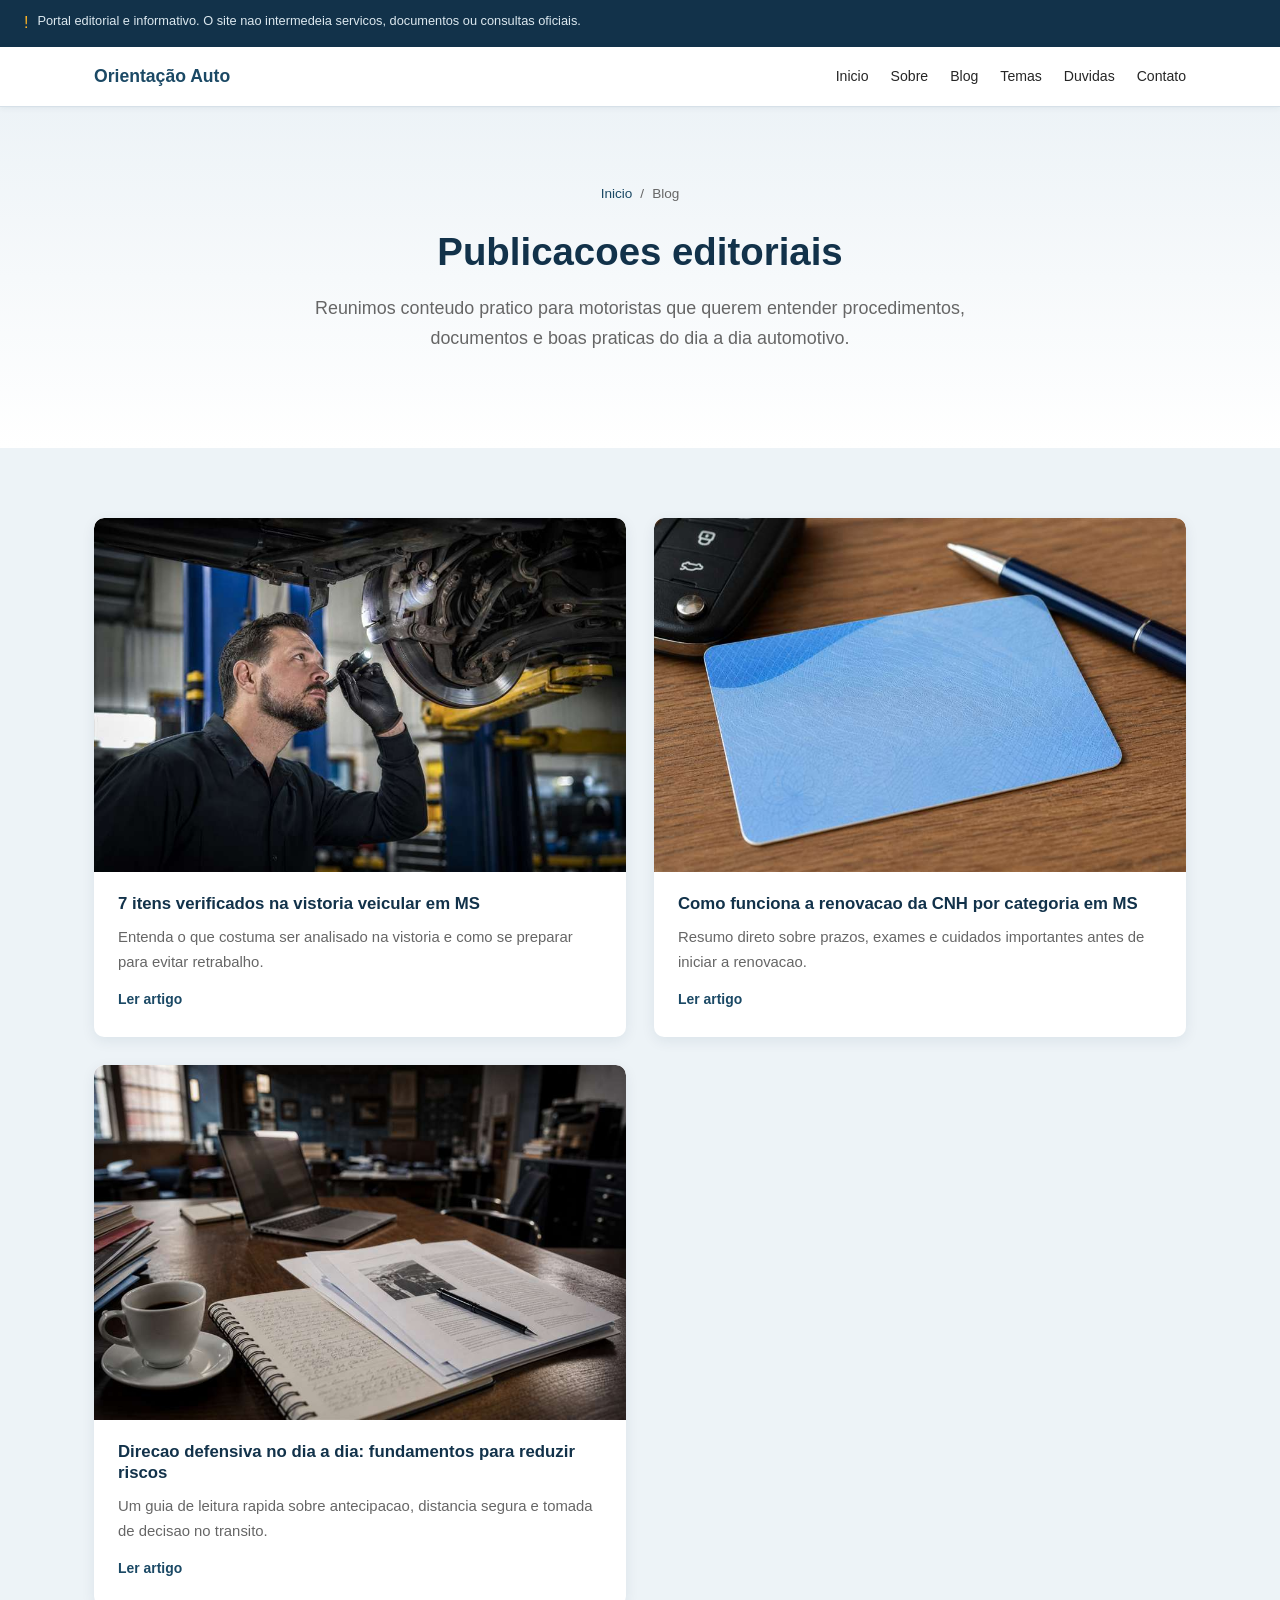
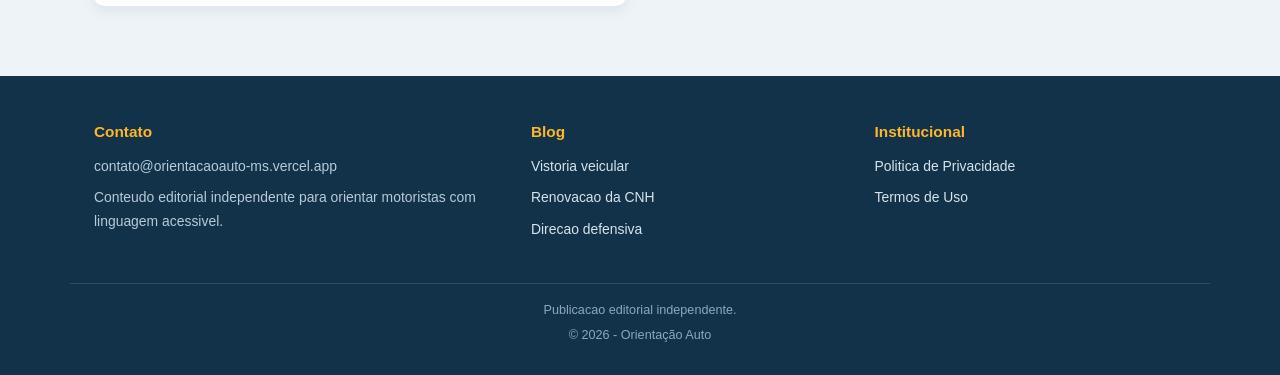
<file: blog/index.html>
<!DOCTYPE html>
<html lang="pt-BR">
<head>
  <meta charset="UTF-8">
  <meta name="viewport" content="width=device-width, initial-scale=1.0">
  <title>Blog | Orientação Auto</title>
  <meta name="description" content="Artigos editoriais sobre vistoria veicular, renovacao da CNH, consulta veicular e seguranca no transito em Mato Grosso do Sul.">
  <link rel="stylesheet" href="/styles/styles.css">
</head>
<body>
  <div class="oa-disclaimer">
    <span class="oa-disclaimer-icon" aria-hidden="true">!</span>
    <p>Portal editorial e informativo. O site nao intermedeia servicos, documentos ou consultas oficiais.</p>
  </div>

  <input type="checkbox" id="oa-menu-toggle" class="oa-menu-check" hidden>

  <header class="oa-header">
    <div class="oa-wrap oa-header-inner">
      <a href="/" class="oa-logo">Orientação Auto</a>
      <label for="oa-menu-toggle" class="oa-burger" aria-label="Abrir menu">
        <span></span><span></span><span></span>
      </label>
      <nav class="oa-nav" id="oa-main-nav">
        <a href="/">Inicio</a>
        <a href="/#sobre">Sobre</a>
        <a href="/blog/index.html">Blog</a>
        <a href="/#temas">Temas</a>
        <a href="/#faq">Duvidas</a>
        <a href="/#contato">Contato</a>
      </nav>
    </div>
  </header>

  <main>
    <section class="oa-hero">
      <div class="oa-wrap oa-hero-inner">
        <p class="oa-breadcrumb"><a href="/">Inicio</a><span>/</span>Blog</p>
        <h1>Publicacoes editoriais</h1>
        <p class="oa-hero-lead">Reunimos conteudo pratico para motoristas que querem entender procedimentos, documentos e boas praticas do dia a dia automotivo.</p>
      </div>
    </section>

    <section class="oa-section oa-blog">
      <div class="oa-wrap">
        <div class="oa-blog-duo">
          <article class="oa-blog-card">
            <a href="/blog/artigo-1.html"><img src="/images/inspecao-veicular-oficina.jpg" alt="Mecanico realizando inspecao em veiculo dentro de oficina" width="440" height="280"></a>
            <div class="oa-blog-card-body">
              <h3><a href="/blog/artigo-1.html">7 itens verificados na vistoria veicular em MS</a></h3>
              <p>Entenda o que costuma ser analisado na vistoria e como se preparar para evitar retrabalho.</p>
              <a href="/blog/artigo-1.html" class="oa-blog-more">Ler artigo</a>
            </div>
          </article>

          <article class="oa-blog-card">
            <a href="/blog/artigo-2.html"><img src="/images/carteira-habilitacao-cnh.jpg" alt="Carteira de habilitacao sobre superficie de madeira" width="440" height="280"></a>
            <div class="oa-blog-card-body">
              <h3><a href="/blog/artigo-2.html">Como funciona a renovacao da CNH por categoria em MS</a></h3>
              <p>Resumo direto sobre prazos, exames e cuidados importantes antes de iniciar a renovacao.</p>
              <a href="/blog/artigo-2.html" class="oa-blog-more">Ler artigo</a>
            </div>
          </article>

          <article class="oa-blog-card">
            <a href="/blog/artigo-3.html"><img src="/images/sala-redacao-editorial.jpg" alt="Mesa com materiais editoriais e anotacoes" width="440" height="280"></a>
            <div class="oa-blog-card-body">
              <h3><a href="/blog/artigo-3.html">Direcao defensiva no dia a dia: fundamentos para reduzir riscos</a></h3>
              <p>Um guia de leitura rapida sobre antecipacao, distancia segura e tomada de decisao no transito.</p>
              <a href="/blog/artigo-3.html" class="oa-blog-more">Ler artigo</a>
            </div>
          </article>
        </div>
      </div>
    </section>
  </main>

  <footer class="oa-footer">
    <div class="oa-wrap oa-footer-grid">
      <div class="oa-footer-col">
        <h3>Contato</h3>
        <p>contato@orientacaoauto-ms.vercel.app</p>
        <p>Conteudo editorial independente para orientar motoristas com linguagem acessivel.</p>
      </div>
      <div class="oa-footer-col">
        <h3>Blog</h3>
        <ul>
          <li><a href="/blog/artigo-1.html">Vistoria veicular</a></li>
          <li><a href="/blog/artigo-2.html">Renovacao da CNH</a></li>
          <li><a href="/blog/artigo-3.html">Direcao defensiva</a></li>
        </ul>
      </div>
      <div class="oa-footer-col">
        <h3>Institucional</h3>
        <ul>
          <li><a href="/politica-de-privacidade.html">Politica de Privacidade</a></li>
          <li><a href="/termos-de-uso.html">Termos de Uso</a></li>
        </ul>
      </div>
    </div>
    <div class="oa-wrap oa-footer-bottom">
      <p>Publicacao editorial independente.</p>
      <p>&copy; 2026 - Orientação Auto</p>
    </div>
  </footer>
</body>
</html>
</file>
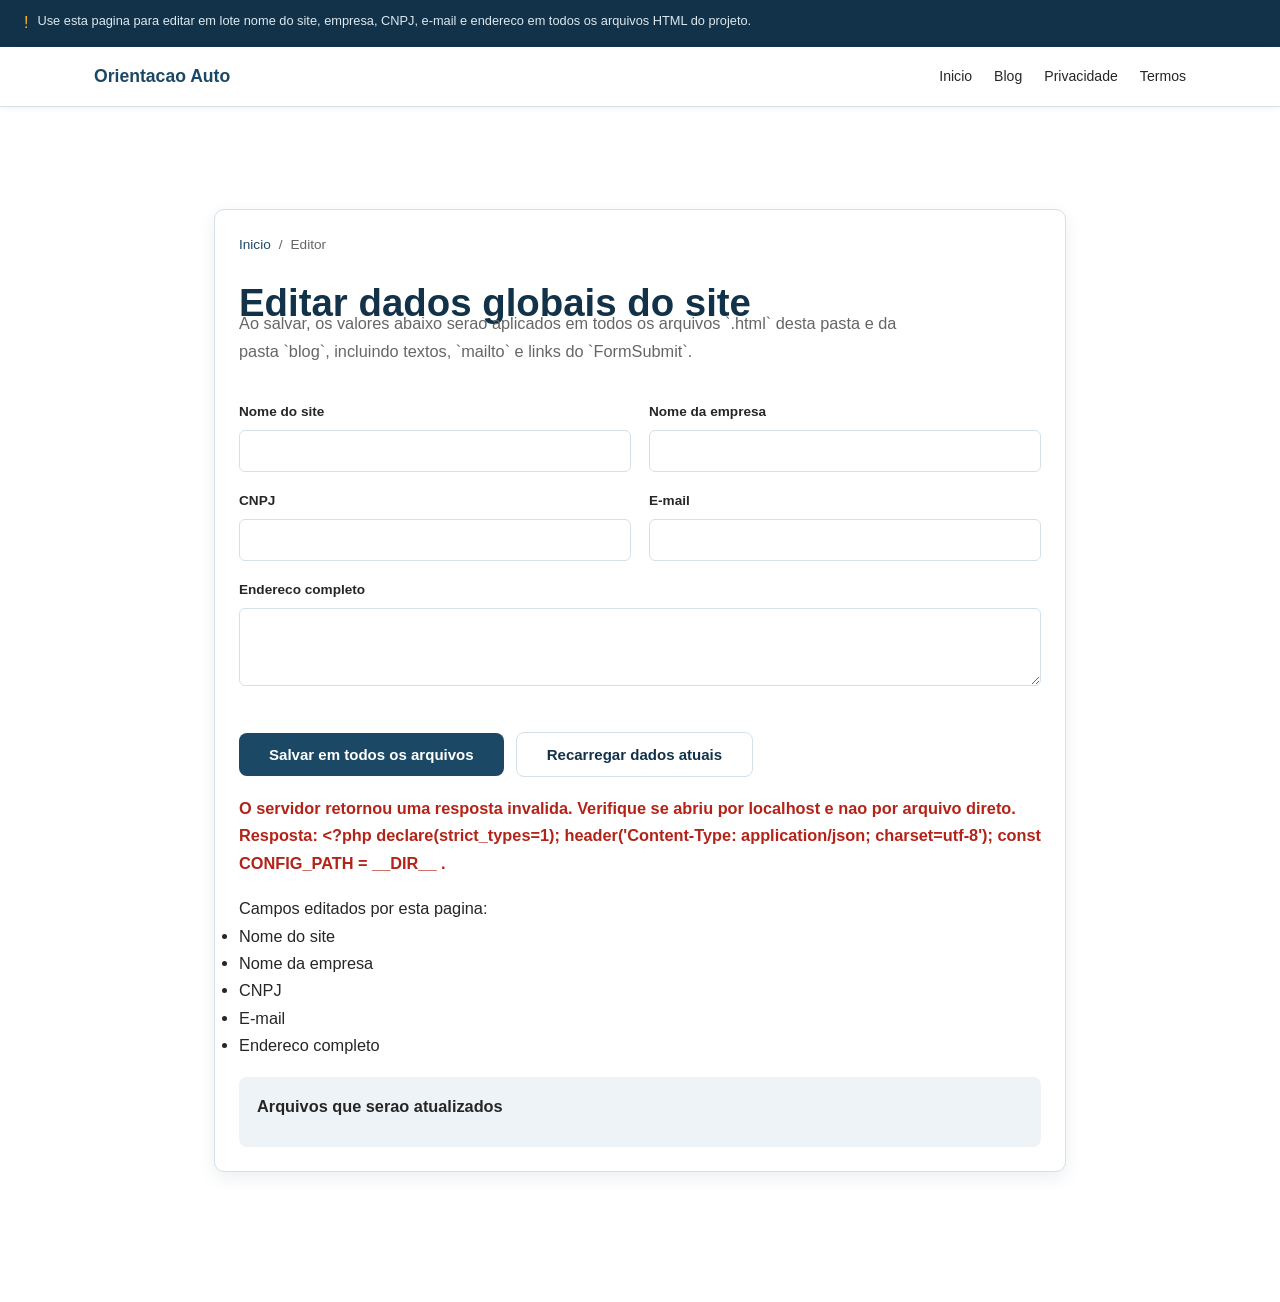
<file: editar.html>
<!DOCTYPE html>
<html lang="pt-BR">
<head>
  <meta charset="UTF-8">
  <meta name="viewport" content="width=device-width, initial-scale=1.0">
  <title>Editor de Dados do Site</title>
  <link rel="stylesheet" href="/styles/styles.css">
  <style>
    .oa-editor-shell {
      max-width: 900px;
      margin: 0 auto;
      padding: 32px 24px 60px;
    }

    .oa-editor-card {
      background: #fff;
      border: 1px solid var(--oa-line);
      border-radius: 10px;
      padding: 24px;
      box-shadow: 0 6px 18px rgba(18, 50, 74, .08);
    }

    .oa-editor-grid {
      display: grid;
      grid-template-columns: repeat(2, 1fr);
      gap: 18px;
    }

    .oa-editor-grid .oa-field-full {
      grid-column: 1 / -1;
    }

    .oa-editor-actions {
      display: flex;
      flex-wrap: wrap;
      gap: 12px;
      align-items: center;
      margin-top: 20px;
    }

    .oa-editor-note,
    .oa-editor-status,
    .oa-editor-files {
      margin-top: 18px;
    }

    .oa-editor-status {
      min-height: 24px;
      font-weight: 600;
    }

    .oa-editor-status[data-type="success"] {
      color: #0b7a32;
    }

    .oa-editor-status[data-type="error"] {
      color: #b42318;
    }

    .oa-editor-files {
      background: var(--oa-soft);
      border-radius: 8px;
      padding: 16px 18px;
    }

    .oa-editor-files ul {
      margin: 10px 0 0 20px;
    }

    .oa-btn-secondary {
      background: #fff;
      border: 1px solid var(--oa-line);
      color: var(--oa-deep);
    }

    .oa-btn-secondary:hover {
      background: var(--oa-soft);
    }

    @media (max-width: 768px) {
      .oa-editor-grid {
        grid-template-columns: 1fr;
      }
    }
  </style>
</head>
<body>
  <div class="oa-disclaimer">
    <span class="oa-disclaimer-icon" aria-hidden="true">!</span>
    <p>Use esta pagina para editar em lote nome do site, empresa, CNPJ, e-mail e endereco em todos os arquivos HTML do projeto.</p>
  </div>

  <input type="checkbox" id="oa-menu-toggle" class="oa-menu-check" hidden>

  <header class="oa-header">
    <div class="oa-wrap oa-header-inner">
      <a href="/" class="oa-logo">Orientacao Auto</a>
      <label for="oa-menu-toggle" class="oa-burger" aria-label="Abrir menu">
        <span></span><span></span><span></span>
      </label>
      <nav class="oa-nav" id="oa-main-nav">
        <a href="/">Inicio</a>
        <a href="/blog/index.html">Blog</a>
        <a href="/politica-de-privacidade.html">Privacidade</a>
        <a href="/termos-de-uso.html">Termos</a>
      </nav>
    </div>
  </header>

  <main>
    <section class="oa-section">
      <div class="oa-editor-shell">
        <div class="oa-editor-card">
          <p class="oa-breadcrumb"><a href="/">Inicio</a><span>/</span>Editor</p>
          <h1>Editar dados globais do site</h1>
          <p class="oa-section-intro">Ao salvar, os valores abaixo serao aplicados em todos os arquivos `.html` desta pasta e da pasta `blog`, incluindo textos, `mailto` e links do `FormSubmit`.</p>

          <form id="editor-form" class="oa-form">
            <div class="oa-editor-grid">
              <div>
                <label for="site_name">Nome do site</label>
                <input type="text" id="site_name" name="site_name" required>
              </div>

              <div>
                <label for="company_name">Nome da empresa</label>
                <input type="text" id="company_name" name="company_name" required>
              </div>

              <div>
                <label for="cnpj">CNPJ</label>
                <input type="text" id="cnpj" name="cnpj" required>
              </div>

              <div>
                <label for="email">E-mail</label>
                <input type="email" id="email" name="email" required>
              </div>

              <div class="oa-field-full">
                <label for="address">Endereco completo</label>
                <textarea id="address" name="address" rows="3" required></textarea>
              </div>
            </div>

            <div class="oa-editor-actions">
              <button type="submit" class="oa-btn oa-btn-primary" id="save-button">Salvar em todos os arquivos</button>
              <button type="button" class="oa-btn oa-btn-secondary" id="reload-button">Recarregar dados atuais</button>
            </div>

            <p class="oa-editor-status" id="status"></p>
          </form>

          <div class="oa-editor-note">
            <p>Campos editados por esta pagina:</p>
            <ul>
              <li>Nome do site</li>
              <li>Nome da empresa</li>
              <li>CNPJ</li>
              <li>E-mail</li>
              <li>Endereco completo</li>
            </ul>
          </div>

          <div class="oa-editor-files">
            <strong>Arquivos que serao atualizados</strong>
            <ul id="file-list"></ul>
          </div>
        </div>
      </div>
    </section>
  </main>

  <script>
    const form = document.getElementById('editor-form');
    const statusEl = document.getElementById('status');
    const fileListEl = document.getElementById('file-list');
    const saveButton = document.getElementById('save-button');
    const reloadButton = document.getElementById('reload-button');
    const apiUrl = new URL('./editar-api.php', window.location.href).toString();

    async function parseJsonResponse(response) {
      const raw = await response.text();

      try {
        return JSON.parse(raw);
      } catch (error) {
        const preview = raw.trim().slice(0, 120);
        throw new Error('O servidor retornou uma resposta invalida. Verifique se abriu por localhost e nao por arquivo direto. Resposta: ' + preview);
      }
    }

    async function loadData() {
      setStatus('Carregando dados atuais...', '');

      try {
        const response = await fetch(apiUrl + '?action=load', { cache: 'no-store' });
        const payload = await parseJsonResponse(response);

        if (!response.ok || !payload.success) {
          throw new Error(payload.message || 'Nao foi possivel carregar os dados.');
        }

        Object.entries(payload.data).forEach(([key, value]) => {
          const field = document.getElementById(key);
          if (field) {
            field.value = value || '';
          }
        });

        fileListEl.innerHTML = '';
        (payload.files || []).forEach((file) => {
          const item = document.createElement('li');
          item.textContent = file;
          fileListEl.appendChild(item);
        });

        setStatus('Dados carregados.', 'success');
      } catch (error) {
        setStatus(error.message || 'Falha ao carregar dados.', 'error');
      }
    }

    async function saveData(event) {
      event.preventDefault();

      const formData = new FormData(form);
      const payload = Object.fromEntries(formData.entries());

      saveButton.disabled = true;
      reloadButton.disabled = true;
      setStatus('Salvando alteracoes em todos os arquivos...', '');

      try {
        const response = await fetch(apiUrl, {
          method: 'POST',
          headers: {
            'Content-Type': 'application/json'
          },
          body: JSON.stringify(payload)
        });

        const result = await parseJsonResponse(response);
        if (!response.ok || !result.success) {
          throw new Error(result.message || 'Nao foi possivel salvar.');
        }

        const updatedCount = typeof result.updated_count === 'number' ? result.updated_count : 0;
        setStatus('Salvo com sucesso. Arquivos atualizados: ' + updatedCount + '.', 'success');
        await loadData();
      } catch (error) {
        setStatus(error.message || 'Falha ao salvar.', 'error');
      } finally {
        saveButton.disabled = false;
        reloadButton.disabled = false;
      }
    }

    function setStatus(message, type) {
      statusEl.textContent = message;
      statusEl.dataset.type = type || '';
    }

    form.addEventListener('submit', saveData);
    reloadButton.addEventListener('click', loadData);
    loadData();
  </script>
</body>
</html>
</file>
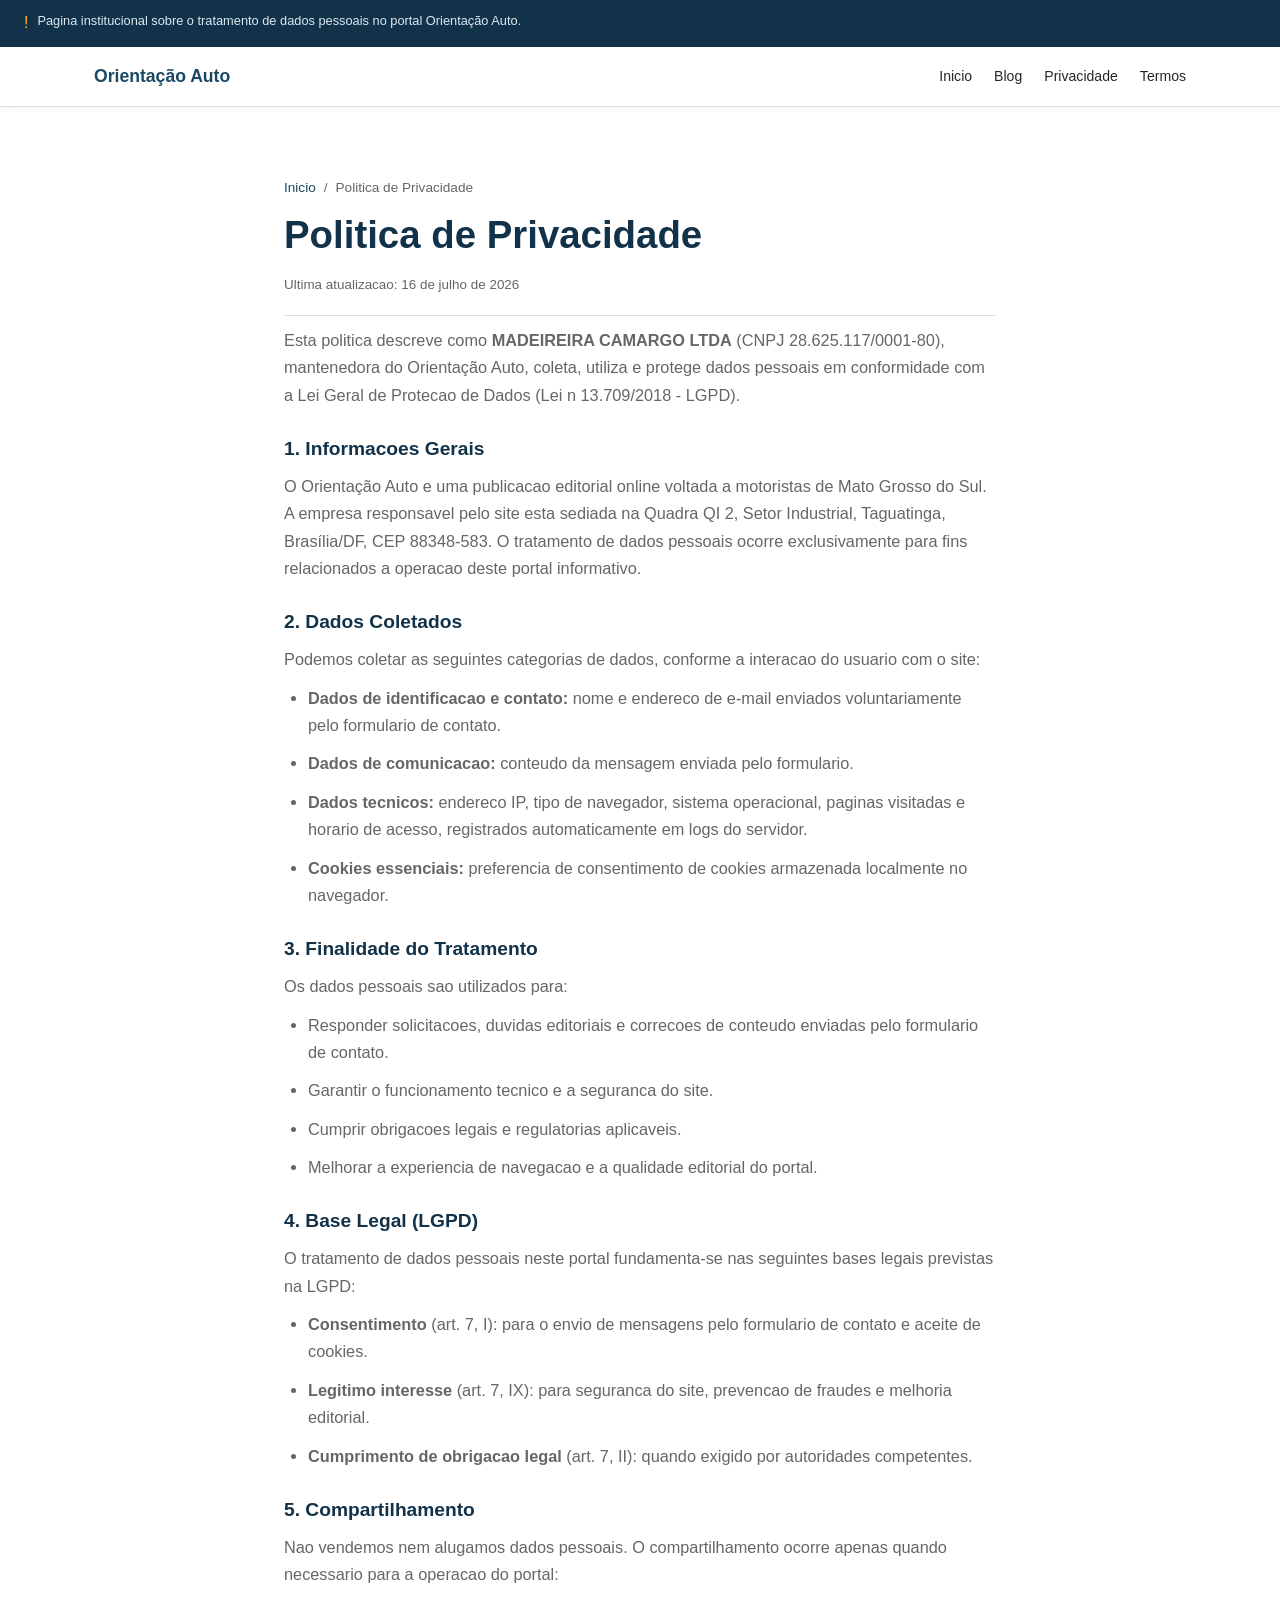
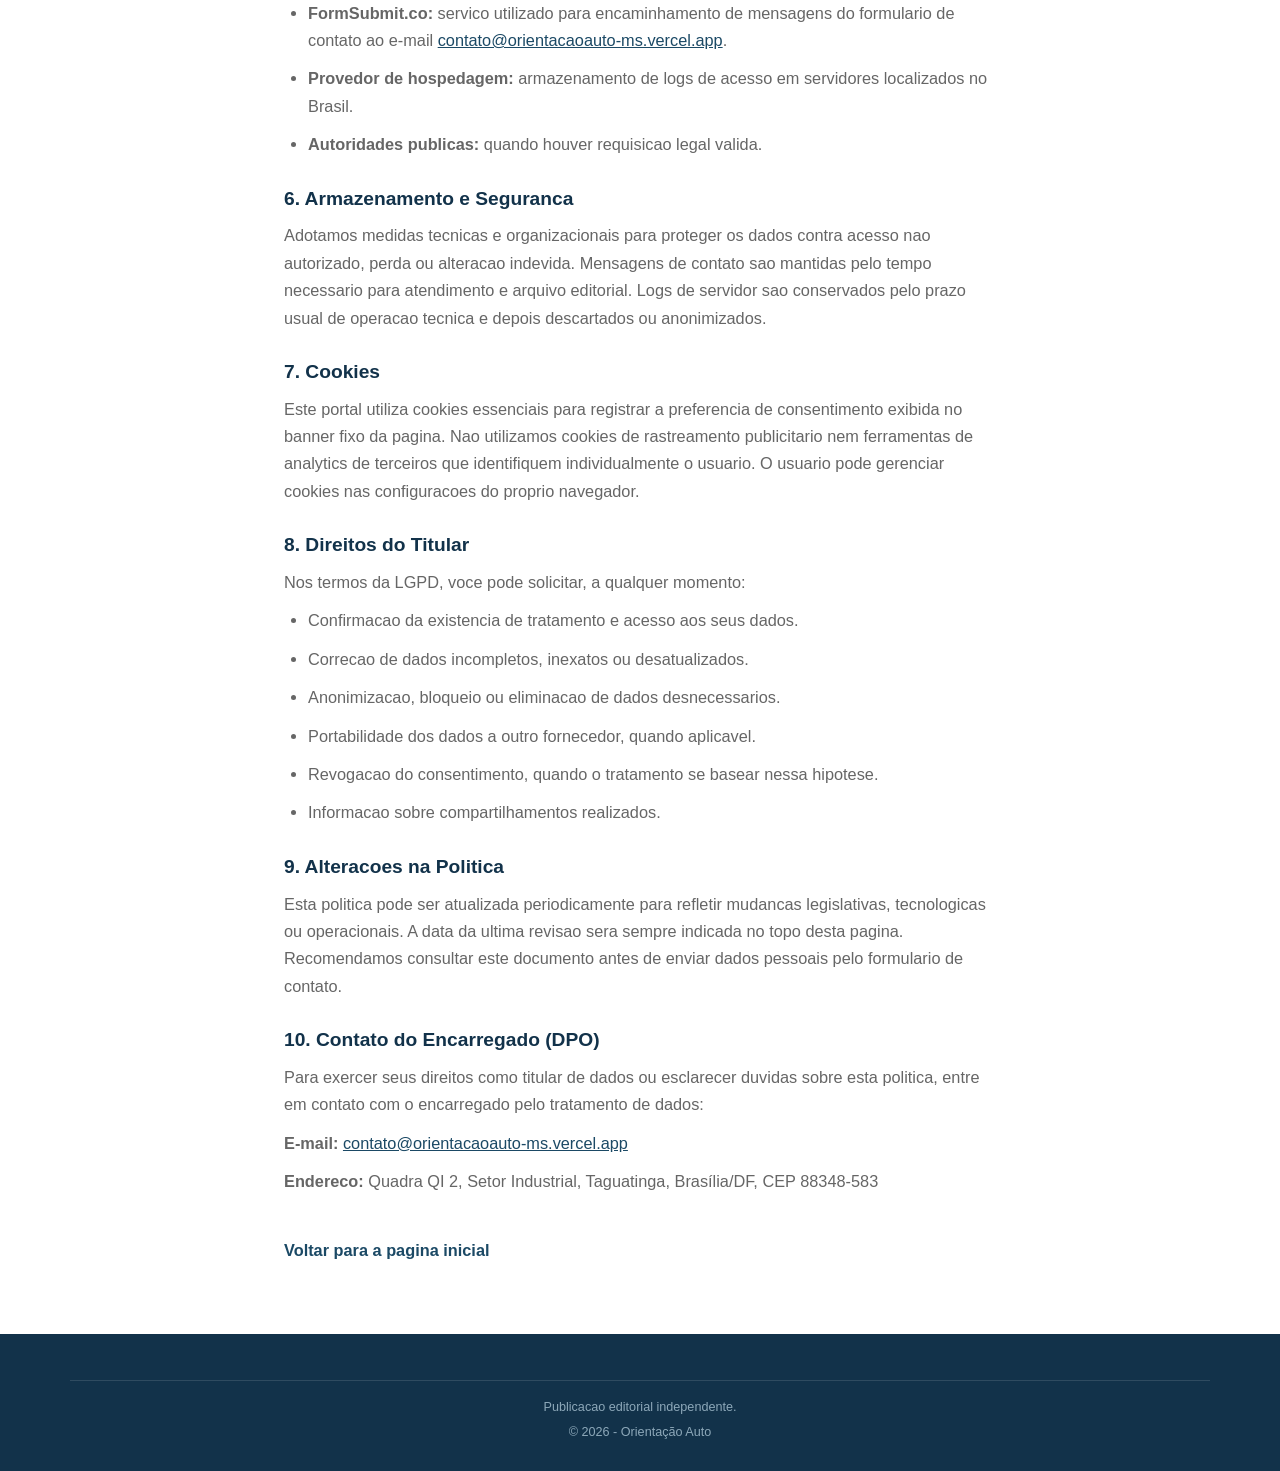
<file: politica-de-privacidade.html>
<!DOCTYPE html>
<html lang="pt-BR">
<head>
  <meta charset="UTF-8">
  <meta name="viewport" content="width=device-width, initial-scale=1.0">
  <title>Politica de Privacidade | Orientação Auto</title>
  <meta name="description" content="Politica de Privacidade do portal Orientação Auto, mantido por MADEIREIRA CAMARGO LTDA.">
  <link rel="stylesheet" href="/styles/styles.css">
</head>
<body>
  <div class="oa-disclaimer">
    <span class="oa-disclaimer-icon" aria-hidden="true">!</span>
    <p>Pagina institucional sobre o tratamento de dados pessoais no portal Orientação Auto.</p>
  </div>

  <input type="checkbox" id="oa-menu-toggle" class="oa-menu-check" hidden>

  <header class="oa-header">
    <div class="oa-wrap oa-header-inner">
      <a href="/" class="oa-logo">Orientação Auto</a>
      <label for="oa-menu-toggle" class="oa-burger" aria-label="Abrir menu">
        <span></span><span></span><span></span>
      </label>
      <nav class="oa-nav" id="oa-main-nav">
        <a href="/">Inicio</a>
        <a href="/blog/index.html">Blog</a>
        <a href="/politica-de-privacidade.html">Privacidade</a>
        <a href="/termos-de-uso.html">Termos</a>
      </nav>
    </div>
  </header>

  <main>
    <section class="oa-section">
      <div class="oa-wrap oa-article oa-legal">
        <p class="oa-breadcrumb"><a href="/">Inicio</a><span>/</span>Politica de Privacidade</p>
        <h1>Politica de Privacidade</h1>
        <p class="oa-byline">Ultima atualizacao: 16 de julho de 2026</p>

        <p>Esta politica descreve como <strong>MADEIREIRA CAMARGO LTDA</strong> (CNPJ 28.625.117/0001-80), mantenedora do Orientação Auto, coleta, utiliza e protege dados pessoais em conformidade com a Lei Geral de Protecao de Dados (Lei n 13.709/2018 - LGPD).</p>

        <h2>1. Informacoes Gerais</h2>
        <p>O Orientação Auto e uma publicacao editorial online voltada a motoristas de Mato Grosso do Sul. A empresa responsavel pelo site esta sediada na Quadra QI 2, Setor Industrial, Taguatinga, Brasília/DF, CEP 88348-583. O tratamento de dados pessoais ocorre exclusivamente para fins relacionados a operacao deste portal informativo.</p>

        <h2>2. Dados Coletados</h2>
        <p>Podemos coletar as seguintes categorias de dados, conforme a interacao do usuario com o site:</p>
        <ul>
          <li><strong>Dados de identificacao e contato:</strong> nome e endereco de e-mail enviados voluntariamente pelo formulario de contato.</li>
          <li><strong>Dados de comunicacao:</strong> conteudo da mensagem enviada pelo formulario.</li>
          <li><strong>Dados tecnicos:</strong> endereco IP, tipo de navegador, sistema operacional, paginas visitadas e horario de acesso, registrados automaticamente em logs do servidor.</li>
          <li><strong>Cookies essenciais:</strong> preferencia de consentimento de cookies armazenada localmente no navegador.</li>
        </ul>

        <h2>3. Finalidade do Tratamento</h2>
        <p>Os dados pessoais sao utilizados para:</p>
        <ul>
          <li>Responder solicitacoes, duvidas editoriais e correcoes de conteudo enviadas pelo formulario de contato.</li>
          <li>Garantir o funcionamento tecnico e a seguranca do site.</li>
          <li>Cumprir obrigacoes legais e regulatorias aplicaveis.</li>
          <li>Melhorar a experiencia de navegacao e a qualidade editorial do portal.</li>
        </ul>

        <h2>4. Base Legal (LGPD)</h2>
        <p>O tratamento de dados pessoais neste portal fundamenta-se nas seguintes bases legais previstas na LGPD:</p>
        <ul>
          <li><strong>Consentimento</strong> (art. 7, I): para o envio de mensagens pelo formulario de contato e aceite de cookies.</li>
          <li><strong>Legitimo interesse</strong> (art. 7, IX): para seguranca do site, prevencao de fraudes e melhoria editorial.</li>
          <li><strong>Cumprimento de obrigacao legal</strong> (art. 7, II): quando exigido por autoridades competentes.</li>
        </ul>

        <h2>5. Compartilhamento</h2>
        <p>Nao vendemos nem alugamos dados pessoais. O compartilhamento ocorre apenas quando necessario para a operacao do portal:</p>
        <ul>
          <li><strong>FormSubmit.co:</strong> servico utilizado para encaminhamento de mensagens do formulario de contato ao e-mail <a href="mailto:contato@orientacaoauto-ms.vercel.app">contato@orientacaoauto-ms.vercel.app</a>.</li>
          <li><strong>Provedor de hospedagem:</strong> armazenamento de logs de acesso em servidores localizados no Brasil.</li>
          <li><strong>Autoridades publicas:</strong> quando houver requisicao legal valida.</li>
        </ul>

        <h2>6. Armazenamento e Seguranca</h2>
        <p>Adotamos medidas tecnicas e organizacionais para proteger os dados contra acesso nao autorizado, perda ou alteracao indevida. Mensagens de contato sao mantidas pelo tempo necessario para atendimento e arquivo editorial. Logs de servidor sao conservados pelo prazo usual de operacao tecnica e depois descartados ou anonimizados.</p>

        <h2>7. Cookies</h2>
        <p>Este portal utiliza cookies essenciais para registrar a preferencia de consentimento exibida no banner fixo da pagina. Nao utilizamos cookies de rastreamento publicitario nem ferramentas de analytics de terceiros que identifiquem individualmente o usuario. O usuario pode gerenciar cookies nas configuracoes do proprio navegador.</p>

        <h2>8. Direitos do Titular</h2>
        <p>Nos termos da LGPD, voce pode solicitar, a qualquer momento:</p>
        <ul>
          <li>Confirmacao da existencia de tratamento e acesso aos seus dados.</li>
          <li>Correcao de dados incompletos, inexatos ou desatualizados.</li>
          <li>Anonimizacao, bloqueio ou eliminacao de dados desnecessarios.</li>
          <li>Portabilidade dos dados a outro fornecedor, quando aplicavel.</li>
          <li>Revogacao do consentimento, quando o tratamento se basear nessa hipotese.</li>
          <li>Informacao sobre compartilhamentos realizados.</li>
        </ul>

        <h2>9. Alteracoes na Politica</h2>
        <p>Esta politica pode ser atualizada periodicamente para refletir mudancas legislativas, tecnologicas ou operacionais. A data da ultima revisao sera sempre indicada no topo desta pagina. Recomendamos consultar este documento antes de enviar dados pessoais pelo formulario de contato.</p>

        <h2>10. Contato do Encarregado (DPO)</h2>
        <p>Para exercer seus direitos como titular de dados ou esclarecer duvidas sobre esta politica, entre em contato com o encarregado pelo tratamento de dados:</p>
        <p><strong>E-mail:</strong> <a href="mailto:contato@orientacaoauto-ms.vercel.app">contato@orientacaoauto-ms.vercel.app</a></p>
        <p><strong>Endereco:</strong> Quadra QI 2, Setor Industrial, Taguatinga, Brasília/DF, CEP 88348-583</p>

        <a href="/" class="oa-article-back">Voltar para a pagina inicial</a>
      </div>
    </section>
  </main>

  <footer class="oa-footer">
    <div class="oa-wrap oa-footer-bottom">
      <p>Publicacao editorial independente.</p>
      <p>&copy; 2026 - Orientação Auto</p>
    </div>
  </footer>
</body>
</html>
</file>
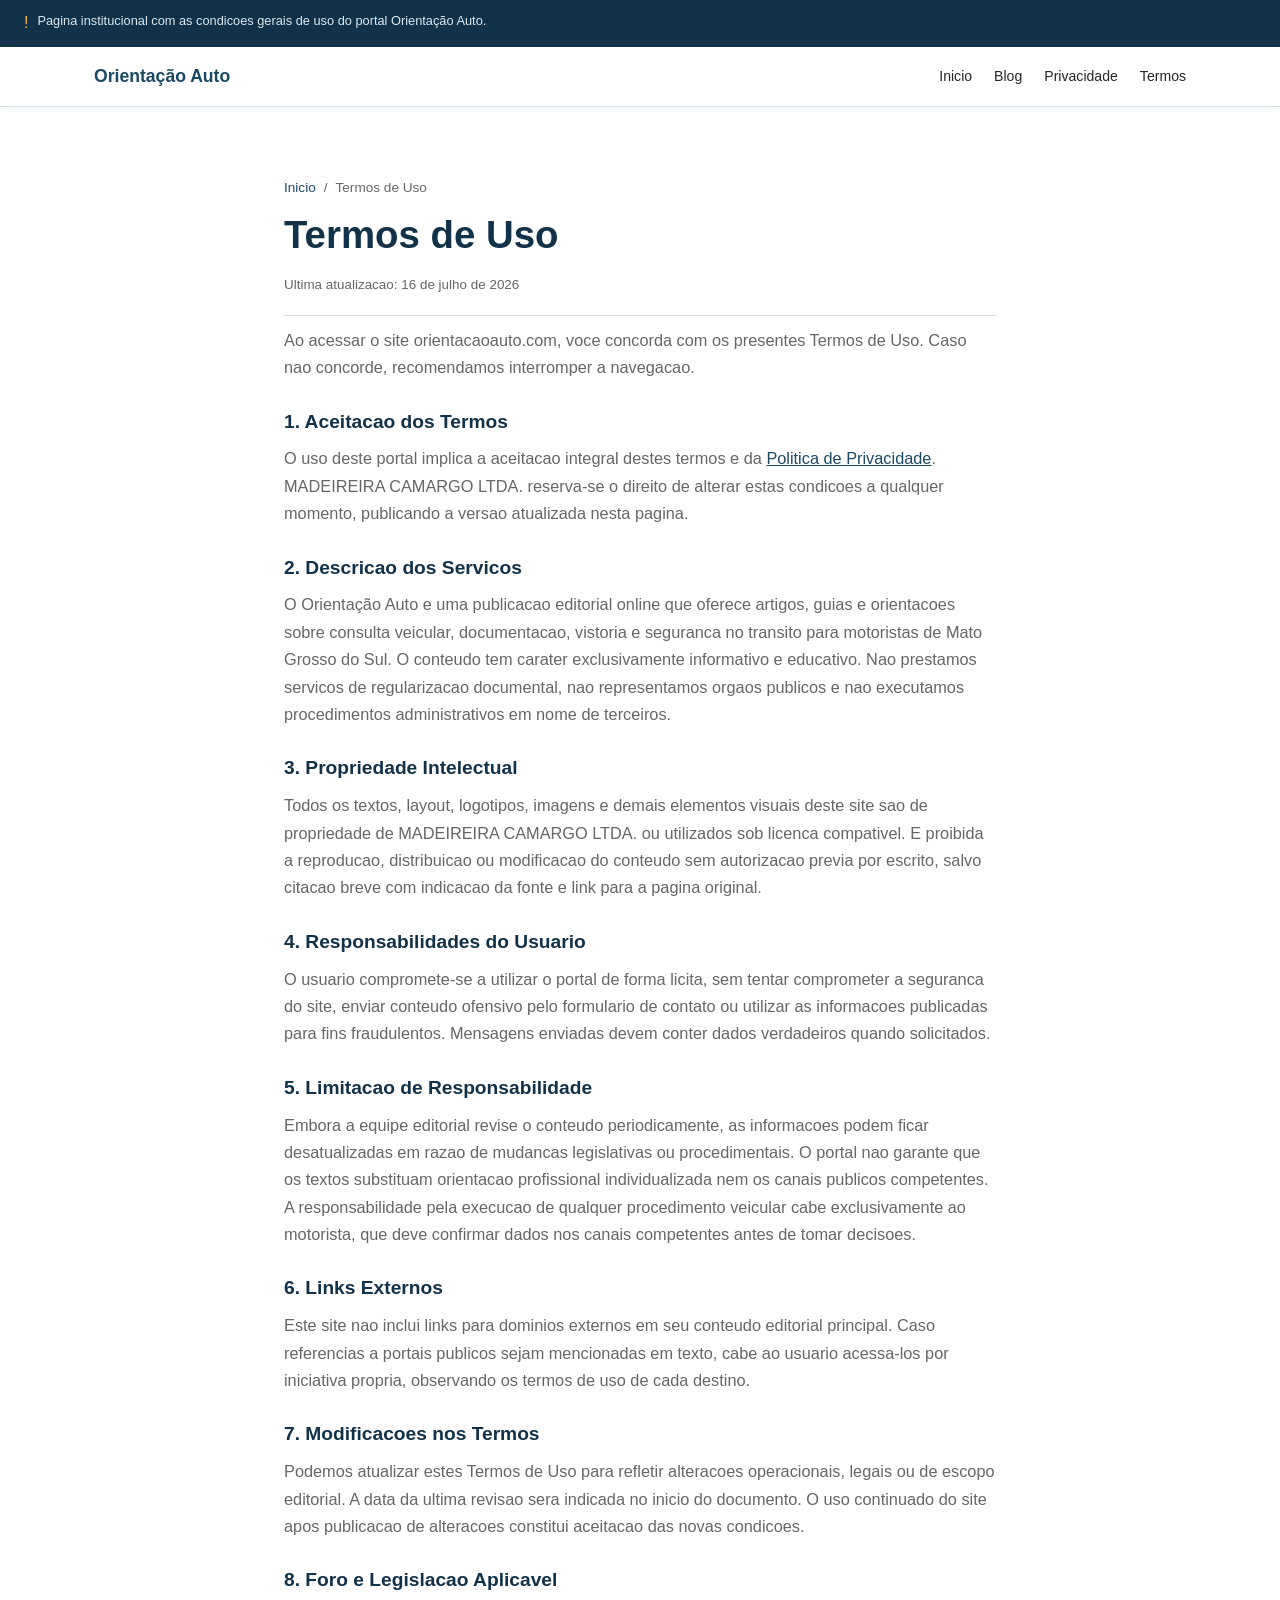
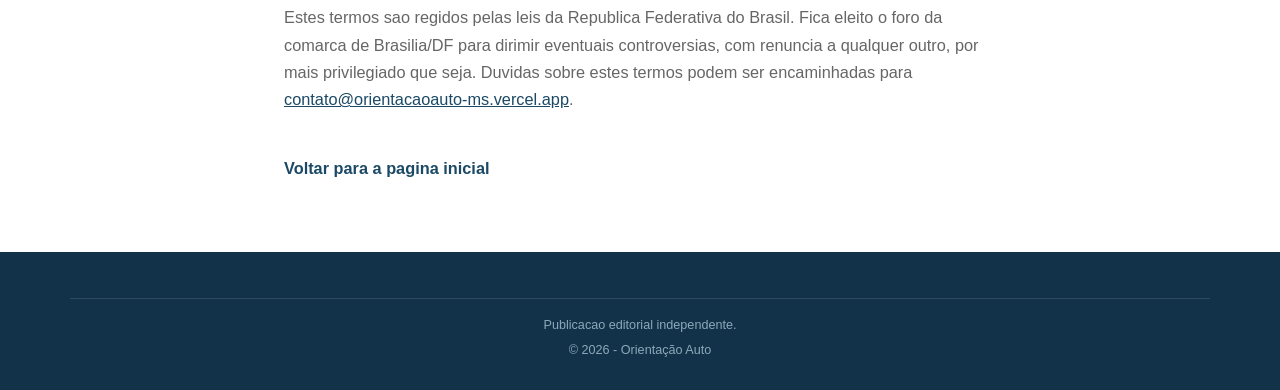
<file: termos-de-uso.html>
<!DOCTYPE html>
<html lang="pt-BR">
<head>
  <meta charset="UTF-8">
  <meta name="viewport" content="width=device-width, initial-scale=1.0">
  <title>Termos de Uso | Orientação Auto</title>
  <meta name="description" content="Termos de Uso do portal Orientação Auto, mantido por MADEIREIRA CAMARGO LTDA.">
  <link rel="stylesheet" href="/styles/styles.css">
</head>
<body>
  <div class="oa-disclaimer">
    <span class="oa-disclaimer-icon" aria-hidden="true">!</span>
    <p>Pagina institucional com as condicoes gerais de uso do portal Orientação Auto.</p>
  </div>

  <input type="checkbox" id="oa-menu-toggle" class="oa-menu-check" hidden>

  <header class="oa-header">
    <div class="oa-wrap oa-header-inner">
      <a href="/" class="oa-logo">Orientação Auto</a>
      <label for="oa-menu-toggle" class="oa-burger" aria-label="Abrir menu">
        <span></span><span></span><span></span>
      </label>
      <nav class="oa-nav" id="oa-main-nav">
        <a href="/">Inicio</a>
        <a href="/blog/index.html">Blog</a>
        <a href="/politica-de-privacidade.html">Privacidade</a>
        <a href="/termos-de-uso.html">Termos</a>
      </nav>
    </div>
  </header>

  <main>
    <section class="oa-section">
      <div class="oa-wrap oa-article oa-legal">
        <p class="oa-breadcrumb"><a href="/">Inicio</a><span>/</span>Termos de Uso</p>
        <h1>Termos de Uso</h1>
        <p class="oa-byline">Ultima atualizacao: 16 de julho de 2026</p>

        <p>Ao acessar o site orientacaoauto.com, voce concorda com os presentes Termos de Uso. Caso nao concorde, recomendamos interromper a navegacao.</p>

        <h2>1. Aceitacao dos Termos</h2>
        <p>O uso deste portal implica a aceitacao integral destes termos e da <a href="/politica-de-privacidade.html">Politica de Privacidade</a>.  MADEIREIRA CAMARGO LTDA. reserva-se o direito de alterar estas condicoes a qualquer momento, publicando a versao atualizada nesta pagina.</p>

        <h2>2. Descricao dos Servicos</h2>
        <p>O Orientação Auto e uma publicacao editorial online que oferece artigos, guias e orientacoes sobre consulta veicular, documentacao, vistoria e seguranca no transito para motoristas de Mato Grosso do Sul. O conteudo tem carater exclusivamente informativo e educativo. Nao prestamos servicos de regularizacao documental, nao representamos orgaos publicos e nao executamos procedimentos administrativos em nome de terceiros.</p>

        <h2>3. Propriedade Intelectual</h2>
        <p>Todos os textos, layout, logotipos, imagens e demais elementos visuais deste site sao de propriedade de  MADEIREIRA CAMARGO LTDA. ou utilizados sob licenca compativel. E proibida a reproducao, distribuicao ou modificacao do conteudo sem autorizacao previa por escrito, salvo citacao breve com indicacao da fonte e link para a pagina original.</p>

        <h2>4. Responsabilidades do Usuario</h2>
        <p>O usuario compromete-se a utilizar o portal de forma licita, sem tentar comprometer a seguranca do site, enviar conteudo ofensivo pelo formulario de contato ou utilizar as informacoes publicadas para fins fraudulentos. Mensagens enviadas devem conter dados verdadeiros quando solicitados.</p>

        <h2>5. Limitacao de Responsabilidade</h2>
        <p>Embora a equipe editorial revise o conteudo periodicamente, as informacoes podem ficar desatualizadas em razao de mudancas legislativas ou procedimentais. O portal nao garante que os textos substituam orientacao profissional individualizada nem os canais publicos competentes. A responsabilidade pela execucao de qualquer procedimento veicular cabe exclusivamente ao motorista, que deve confirmar dados nos canais competentes antes de tomar decisoes.</p>

        <h2>6. Links Externos</h2>
        <p>Este site nao inclui links para dominios externos em seu conteudo editorial principal. Caso referencias a portais publicos sejam mencionadas em texto, cabe ao usuario acessa-los por iniciativa propria, observando os termos de uso de cada destino.</p>

        <h2>7. Modificacoes nos Termos</h2>
        <p>Podemos atualizar estes Termos de Uso para refletir alteracoes operacionais, legais ou de escopo editorial. A data da ultima revisao sera indicada no inicio do documento. O uso continuado do site apos publicacao de alteracoes constitui aceitacao das novas condicoes.</p>

        <h2>8. Foro e Legislacao Aplicavel</h2>
        <p>Estes termos sao regidos pelas leis da Republica Federativa do Brasil. Fica eleito o foro da comarca de Brasilia/DF para dirimir eventuais controversias, com renuncia a qualquer outro, por mais privilegiado que seja. Duvidas sobre estes termos podem ser encaminhadas para <a href="mailto:contato@orientacaoauto-ms.vercel.app">contato@orientacaoauto-ms.vercel.app</a>.</p>

        <a href="/" class="oa-article-back">Voltar para a pagina inicial</a>
      </div>
    </section>
  </main>

  <footer class="oa-footer">
    <div class="oa-wrap oa-footer-bottom">
      <p>Publicacao editorial independente.</p>
      <p>&copy; 2026 - Orientação Auto</p>
    </div>
  </footer>
</body>
</html>
</file>
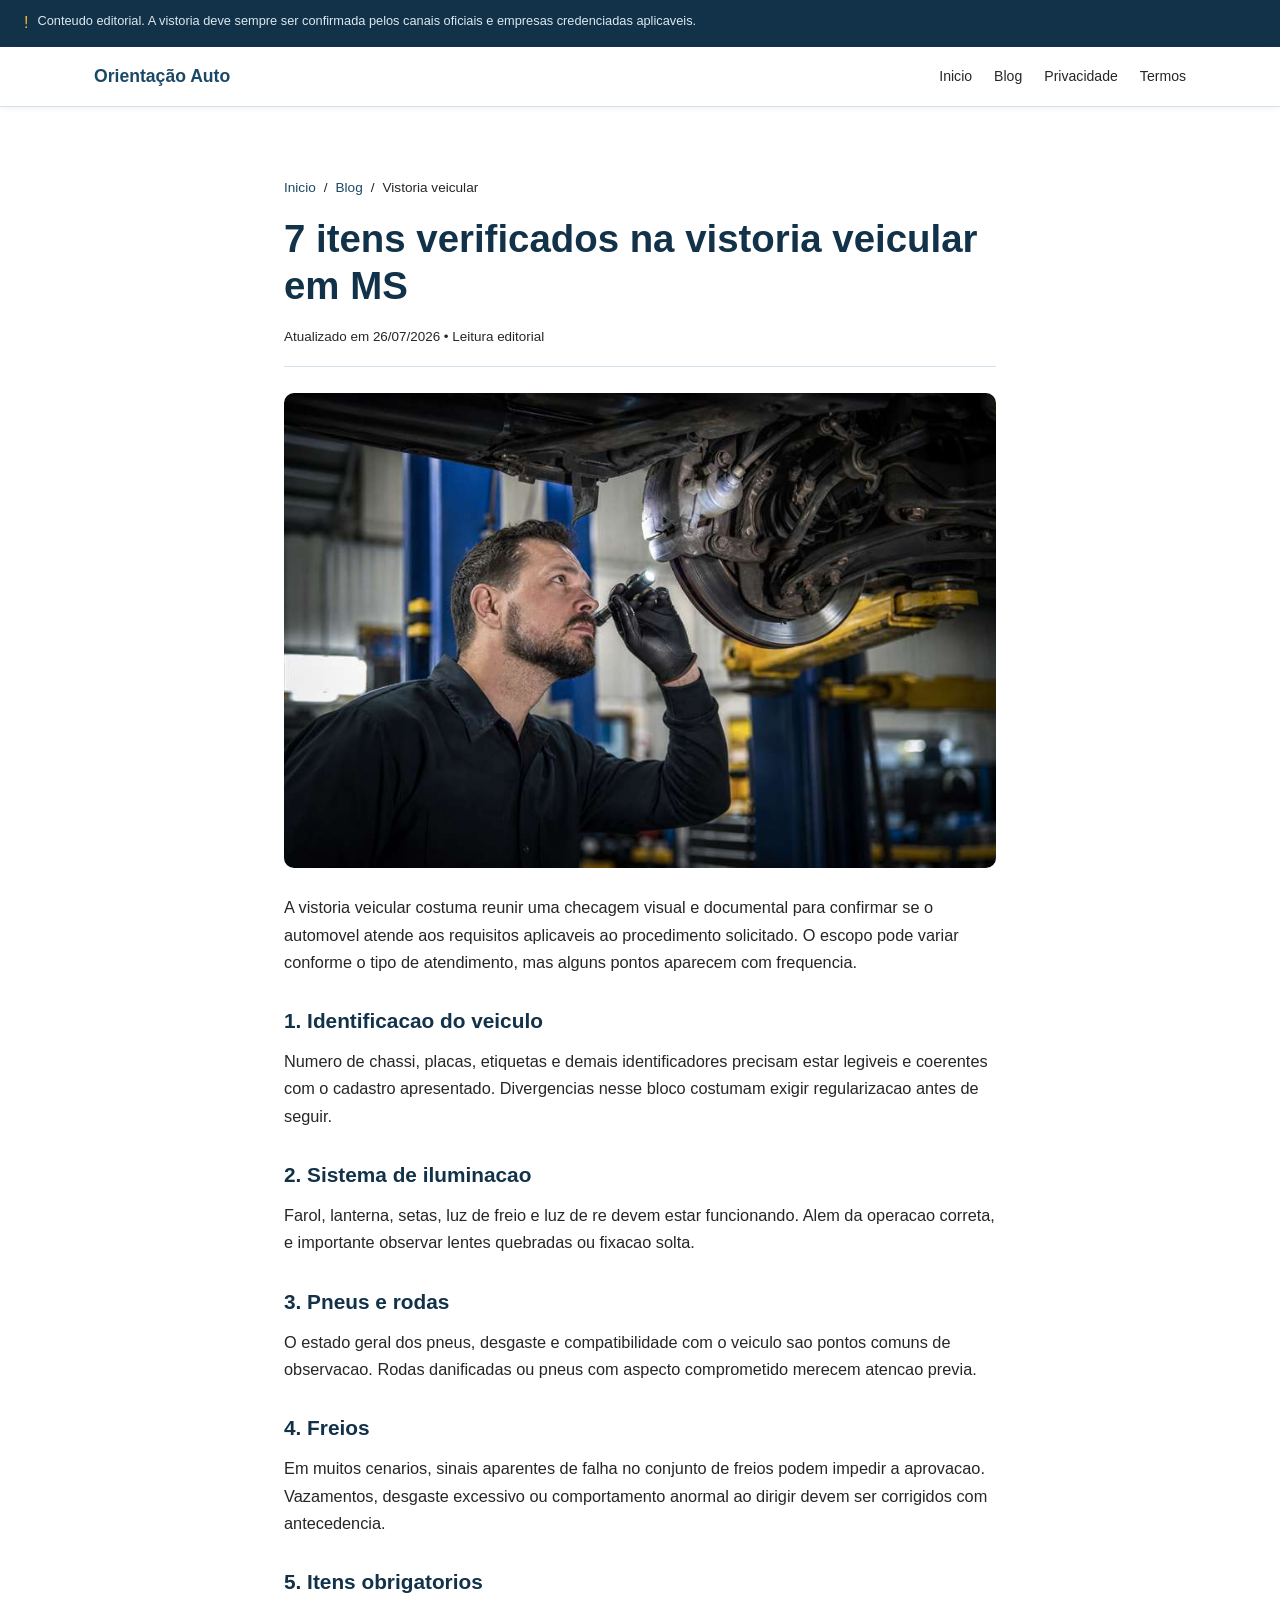
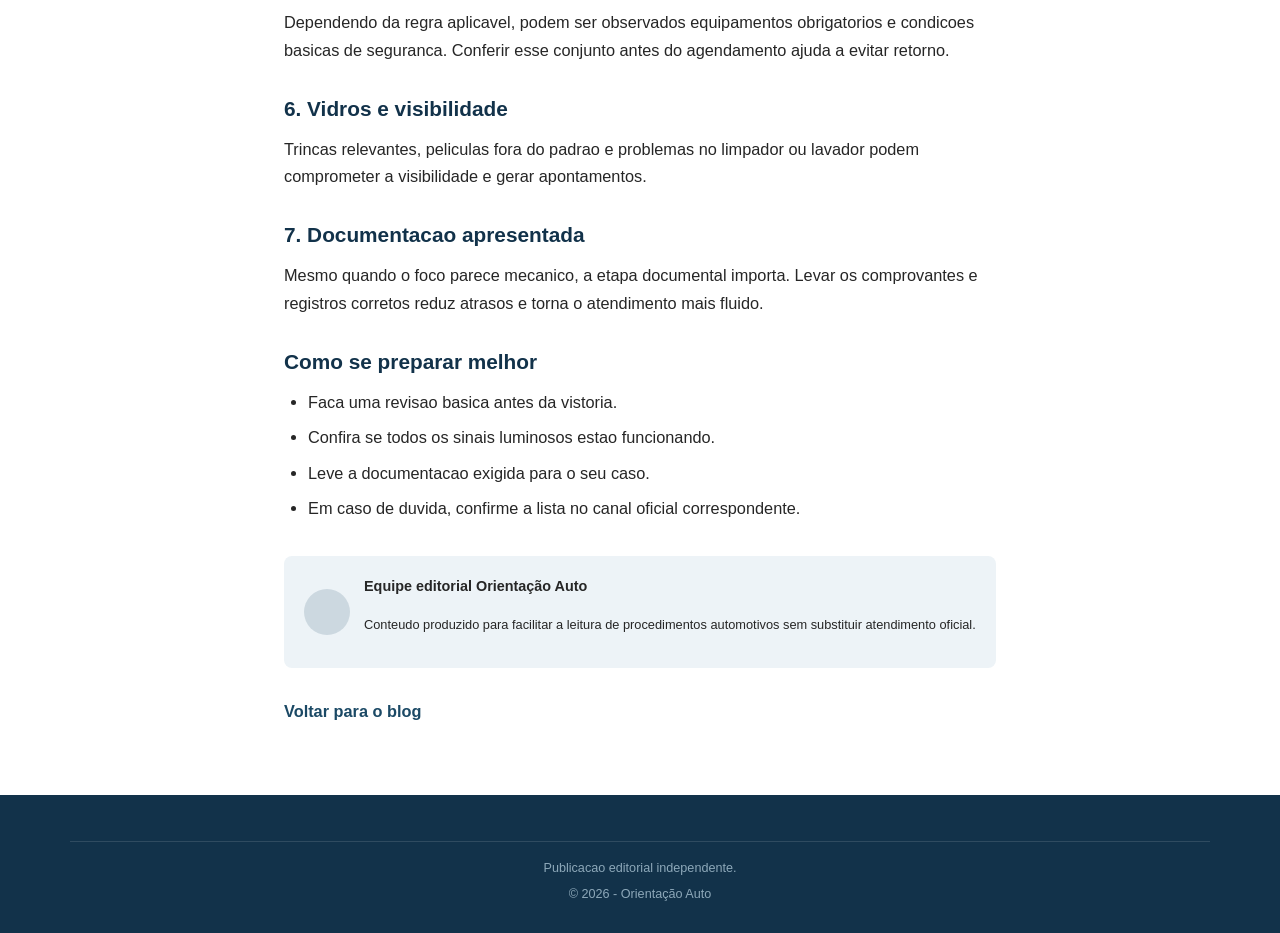
<file: blog/artigo-1.html>
<!DOCTYPE html>
<html lang="pt-BR">
<head>
  <meta charset="UTF-8">
  <meta name="viewport" content="width=device-width, initial-scale=1.0">
  <title>7 itens verificados na vistoria veicular em MS</title>
  <meta name="description" content="Veja os principais itens normalmente observados em uma vistoria veicular e como organizar a preparacao do veiculo.">
  <link rel="stylesheet" href="/styles/styles.css">
</head>
<body>
  <div class="oa-disclaimer">
    <span class="oa-disclaimer-icon" aria-hidden="true">!</span>
    <p>Conteudo editorial. A vistoria deve sempre ser confirmada pelos canais oficiais e empresas credenciadas aplicaveis.</p>
  </div>

  <input type="checkbox" id="oa-menu-toggle" class="oa-menu-check" hidden>

  <header class="oa-header">
    <div class="oa-wrap oa-header-inner">
      <a href="/" class="oa-logo">Orientação Auto</a>
      <label for="oa-menu-toggle" class="oa-burger" aria-label="Abrir menu">
        <span></span><span></span><span></span>
      </label>
      <nav class="oa-nav" id="oa-main-nav">
        <a href="/">Inicio</a>
        <a href="/blog/index.html">Blog</a>
        <a href="/politica-de-privacidade.html">Privacidade</a>
        <a href="/termos-de-uso.html">Termos</a>
      </nav>
    </div>
  </header>

  <main>
    <section class="oa-section">
      <div class="oa-wrap oa-article">
        <p class="oa-breadcrumb"><a href="/">Inicio</a><span>/</span><a href="/blog/index.html">Blog</a><span>/</span>Vistoria veicular</p>
        <h1>7 itens verificados na vistoria veicular em MS</h1>
        <p class="oa-byline">Atualizado em 26/07/2026 • Leitura editorial</p>

        <figure>
          <img src="/images/inspecao-veicular-oficina.jpg" alt="Mecanico realizando inspecao em veiculo dentro de oficina" width="760" height="420">
        </figure>

        <p>A vistoria veicular costuma reunir uma checagem visual e documental para confirmar se o automovel atende aos requisitos aplicaveis ao procedimento solicitado. O escopo pode variar conforme o tipo de atendimento, mas alguns pontos aparecem com frequencia.</p>

        <h2>1. Identificacao do veiculo</h2>
        <p>Numero de chassi, placas, etiquetas e demais identificadores precisam estar legiveis e coerentes com o cadastro apresentado. Divergencias nesse bloco costumam exigir regularizacao antes de seguir.</p>

        <h2>2. Sistema de iluminacao</h2>
        <p>Farol, lanterna, setas, luz de freio e luz de re devem estar funcionando. Alem da operacao correta, e importante observar lentes quebradas ou fixacao solta.</p>

        <h2>3. Pneus e rodas</h2>
        <p>O estado geral dos pneus, desgaste e compatibilidade com o veiculo sao pontos comuns de observacao. Rodas danificadas ou pneus com aspecto comprometido merecem atencao previa.</p>

        <h2>4. Freios</h2>
        <p>Em muitos cenarios, sinais aparentes de falha no conjunto de freios podem impedir a aprovacao. Vazamentos, desgaste excessivo ou comportamento anormal ao dirigir devem ser corrigidos com antecedencia.</p>

        <h2>5. Itens obrigatorios</h2>
        <p>Dependendo da regra aplicavel, podem ser observados equipamentos obrigatorios e condicoes basicas de seguranca. Conferir esse conjunto antes do agendamento ajuda a evitar retorno.</p>

        <h2>6. Vidros e visibilidade</h2>
        <p>Trincas relevantes, peliculas fora do padrao e problemas no limpador ou lavador podem comprometer a visibilidade e gerar apontamentos.</p>

        <h2>7. Documentacao apresentada</h2>
        <p>Mesmo quando o foco parece mecanico, a etapa documental importa. Levar os comprovantes e registros corretos reduz atrasos e torna o atendimento mais fluido.</p>

        <h2>Como se preparar melhor</h2>
        <ul>
          <li>Faca uma revisao basica antes da vistoria.</li>
          <li>Confira se todos os sinais luminosos estao funcionando.</li>
          <li>Leve a documentacao exigida para o seu caso.</li>
          <li>Em caso de duvida, confirme a lista no canal oficial correspondente.</li>
        </ul>

        <div class="oa-authorbox">
          <div class="oa-author-avatar" aria-hidden="true"></div>
          <div>
            <p class="oa-author-name">Equipe editorial Orientação Auto</p>
            <p class="oa-author-bio">Conteudo produzido para facilitar a leitura de procedimentos automotivos sem substituir atendimento oficial.</p>
          </div>
        </div>

        <a href="/blog/index.html" class="oa-article-back">Voltar para o blog</a>
      </div>
    </section>
  </main>

  <footer class="oa-footer">
    <div class="oa-wrap oa-footer-bottom">
      <p>Publicacao editorial independente.</p>
      <p>&copy; 2026 - Orientação Auto</p>
    </div>
  </footer>
</body>
</html>
</file>
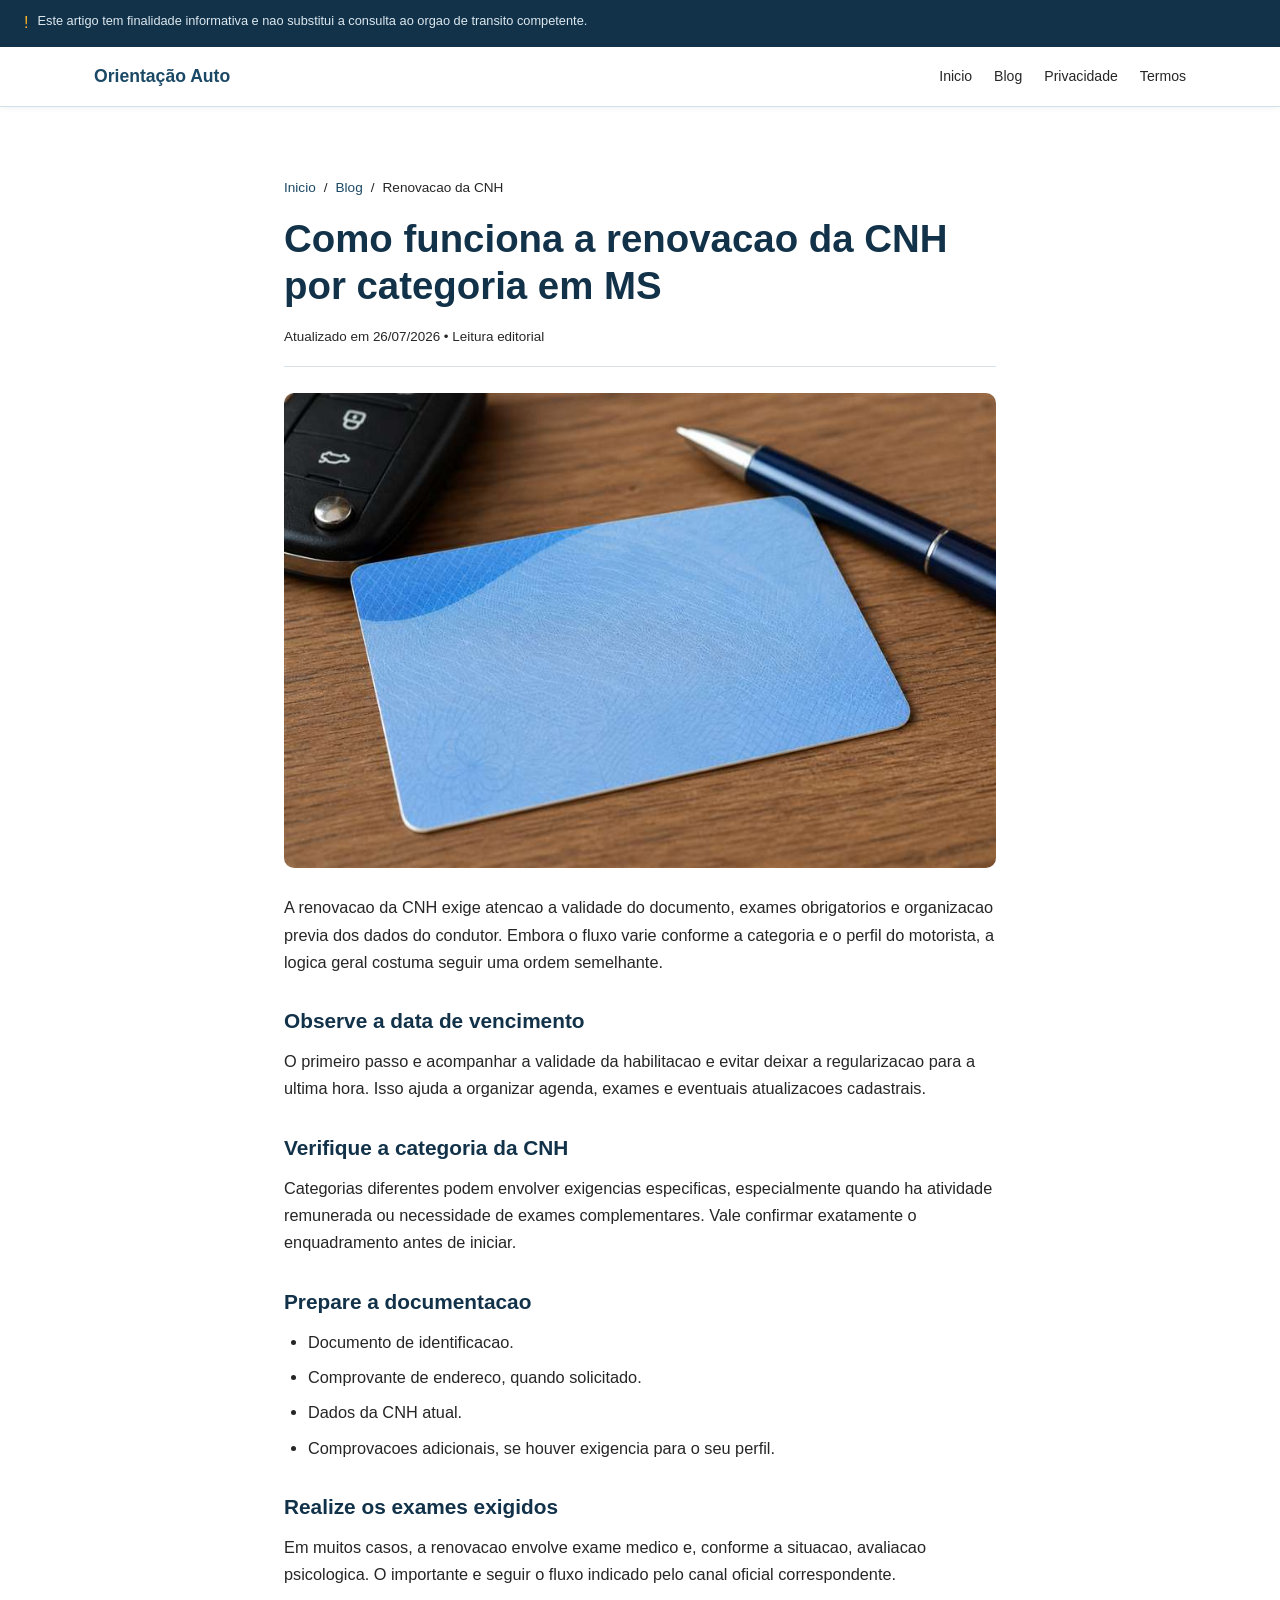
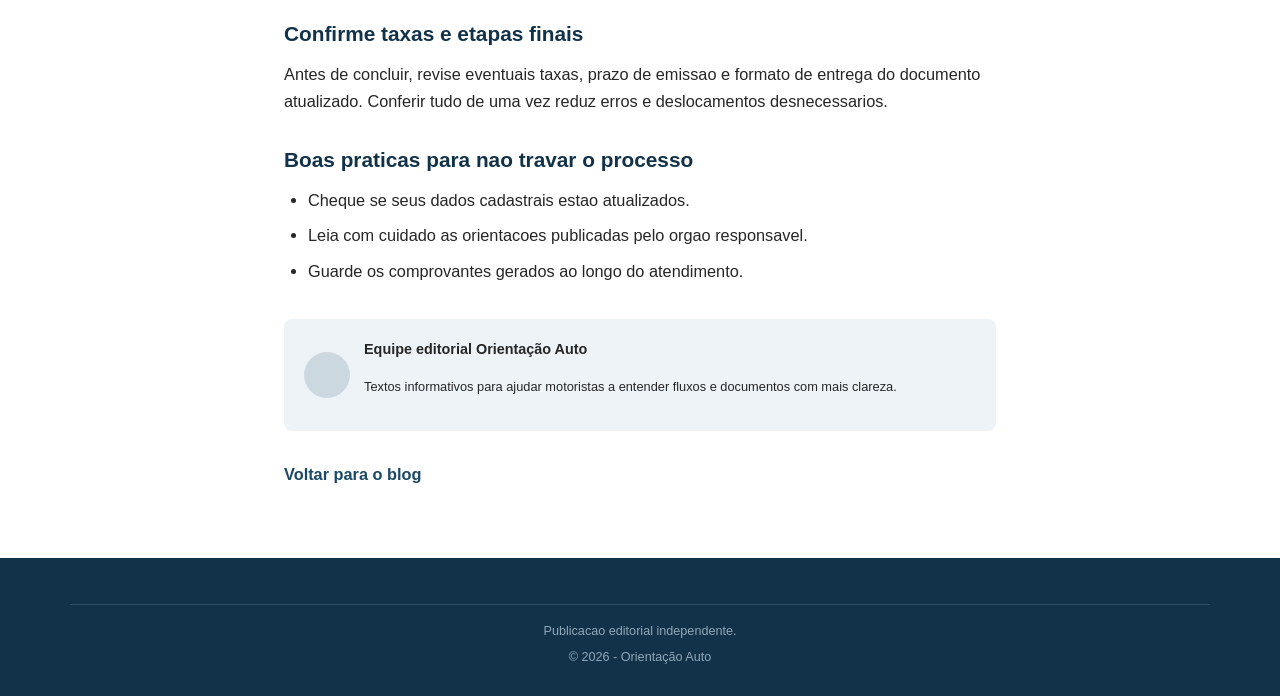
<file: blog/artigo-2.html>
<!DOCTYPE html>
<html lang="pt-BR">
<head>
  <meta charset="UTF-8">
  <meta name="viewport" content="width=device-width, initial-scale=1.0">
  <title>Como funciona a renovacao da CNH por categoria em MS</title>
  <meta name="description" content="Entenda os principais passos da renovacao da CNH, incluindo prazos, exames e organizacao de documentos.">
  <link rel="stylesheet" href="/styles/styles.css">
</head>
<body>
  <div class="oa-disclaimer">
    <span class="oa-disclaimer-icon" aria-hidden="true">!</span>
    <p>Este artigo tem finalidade informativa e nao substitui a consulta ao orgao de transito competente.</p>
  </div>

  <input type="checkbox" id="oa-menu-toggle" class="oa-menu-check" hidden>

  <header class="oa-header">
    <div class="oa-wrap oa-header-inner">
      <a href="/" class="oa-logo">Orientação Auto</a>
      <label for="oa-menu-toggle" class="oa-burger" aria-label="Abrir menu">
        <span></span><span></span><span></span>
      </label>
      <nav class="oa-nav" id="oa-main-nav">
        <a href="/">Inicio</a>
        <a href="/blog/index.html">Blog</a>
        <a href="/politica-de-privacidade.html">Privacidade</a>
        <a href="/termos-de-uso.html">Termos</a>
      </nav>
    </div>
  </header>

  <main>
    <section class="oa-section">
      <div class="oa-wrap oa-article">
        <p class="oa-breadcrumb"><a href="/">Inicio</a><span>/</span><a href="/blog/index.html">Blog</a><span>/</span>Renovacao da CNH</p>
        <h1>Como funciona a renovacao da CNH por categoria em MS</h1>
        <p class="oa-byline">Atualizado em 26/07/2026 • Leitura editorial</p>

        <figure>
          <img src="/images/carteira-habilitacao-cnh.jpg" alt="Carteira de habilitacao sobre superficie de madeira" width="760" height="420">
        </figure>

        <p>A renovacao da CNH exige atencao a validade do documento, exames obrigatorios e organizacao previa dos dados do condutor. Embora o fluxo varie conforme a categoria e o perfil do motorista, a logica geral costuma seguir uma ordem semelhante.</p>

        <h2>Observe a data de vencimento</h2>
        <p>O primeiro passo e acompanhar a validade da habilitacao e evitar deixar a regularizacao para a ultima hora. Isso ajuda a organizar agenda, exames e eventuais atualizacoes cadastrais.</p>

        <h2>Verifique a categoria da CNH</h2>
        <p>Categorias diferentes podem envolver exigencias especificas, especialmente quando ha atividade remunerada ou necessidade de exames complementares. Vale confirmar exatamente o enquadramento antes de iniciar.</p>

        <h2>Prepare a documentacao</h2>
        <ul>
          <li>Documento de identificacao.</li>
          <li>Comprovante de endereco, quando solicitado.</li>
          <li>Dados da CNH atual.</li>
          <li>Comprovacoes adicionais, se houver exigencia para o seu perfil.</li>
        </ul>

        <h2>Realize os exames exigidos</h2>
        <p>Em muitos casos, a renovacao envolve exame medico e, conforme a situacao, avaliacao psicologica. O importante e seguir o fluxo indicado pelo canal oficial correspondente.</p>

        <h2>Confirme taxas e etapas finais</h2>
        <p>Antes de concluir, revise eventuais taxas, prazo de emissao e formato de entrega do documento atualizado. Conferir tudo de uma vez reduz erros e deslocamentos desnecessarios.</p>

        <h2>Boas praticas para nao travar o processo</h2>
        <ul>
          <li>Cheque se seus dados cadastrais estao atualizados.</li>
          <li>Leia com cuidado as orientacoes publicadas pelo orgao responsavel.</li>
          <li>Guarde os comprovantes gerados ao longo do atendimento.</li>
        </ul>

        <div class="oa-authorbox">
          <div class="oa-author-avatar" aria-hidden="true"></div>
          <div>
            <p class="oa-author-name">Equipe editorial Orientação Auto</p>
            <p class="oa-author-bio">Textos informativos para ajudar motoristas a entender fluxos e documentos com mais clareza.</p>
          </div>
        </div>

        <a href="/blog/index.html" class="oa-article-back">Voltar para o blog</a>
      </div>
    </section>
  </main>

  <footer class="oa-footer">
    <div class="oa-wrap oa-footer-bottom">
      <p>Publicacao editorial independente.</p>
      <p>&copy; 2026 - Orientação Auto</p>
    </div>
  </footer>
</body>
</html>
</file>
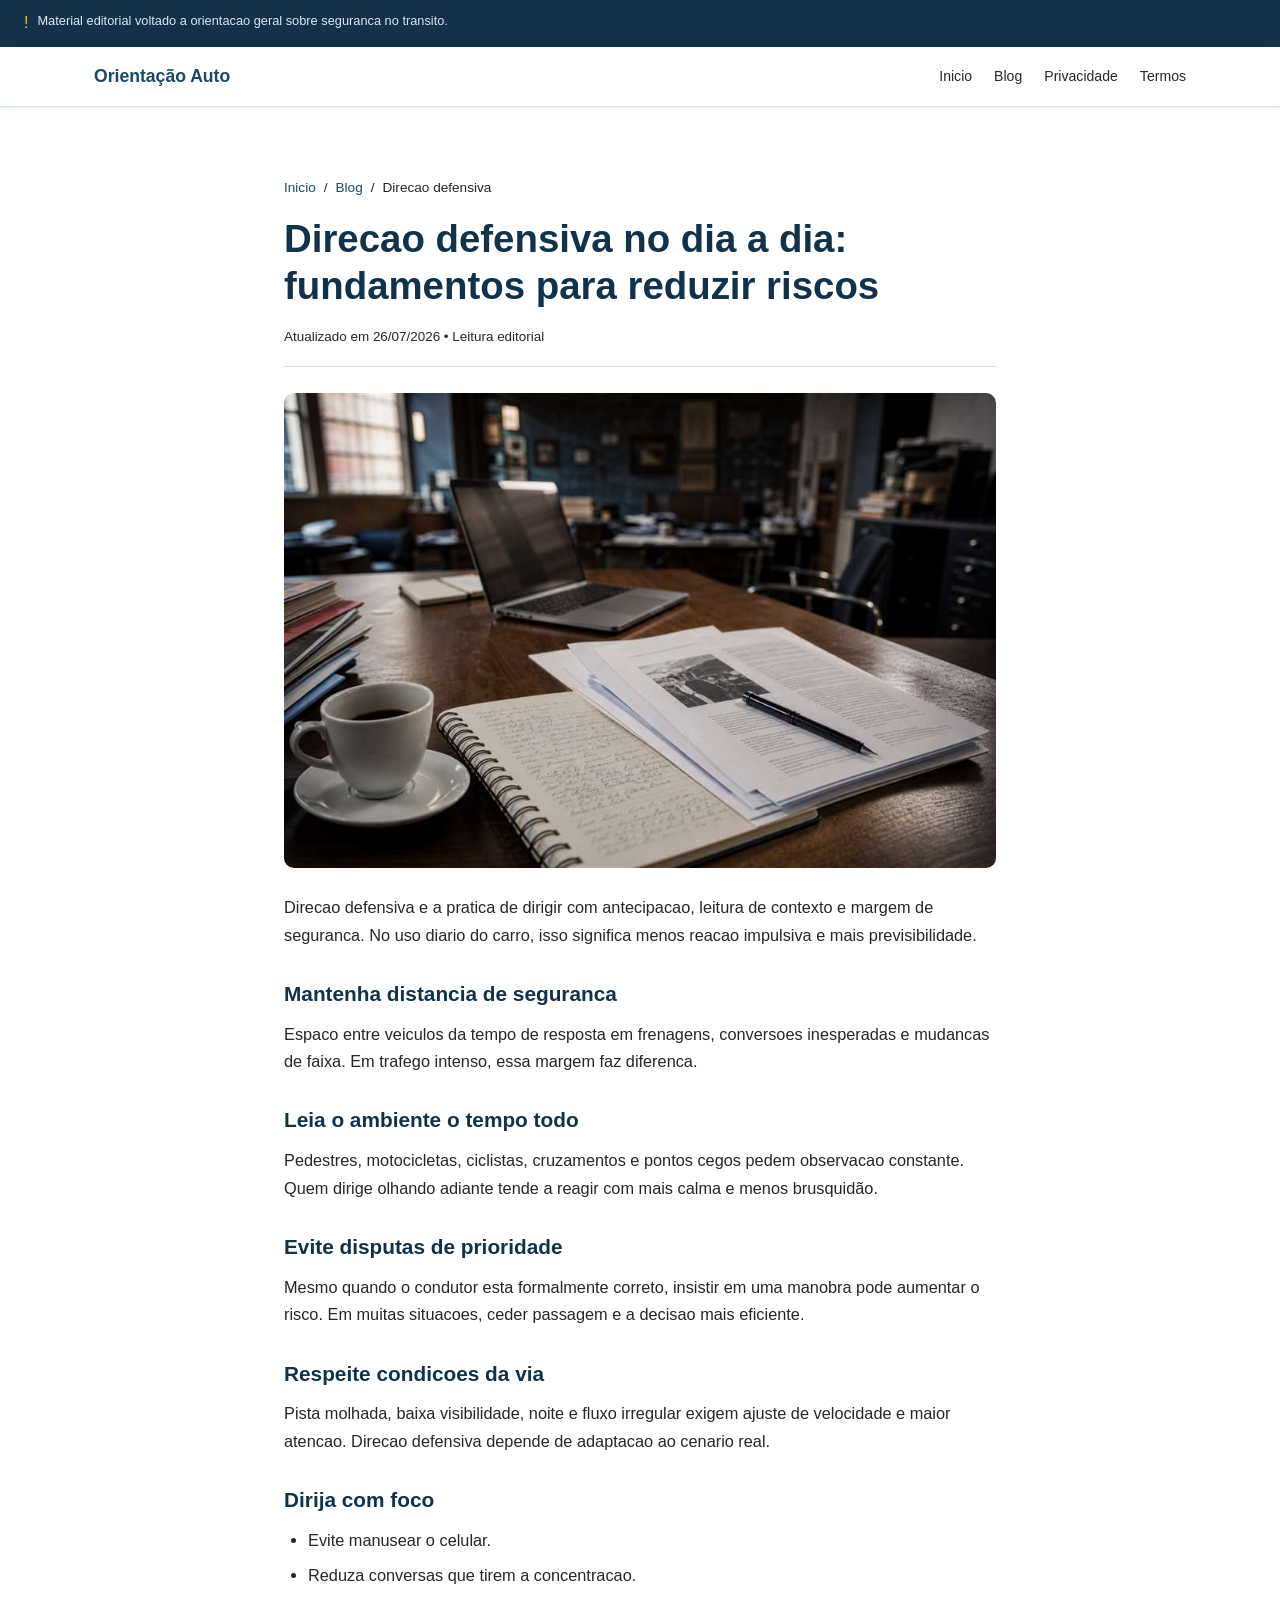
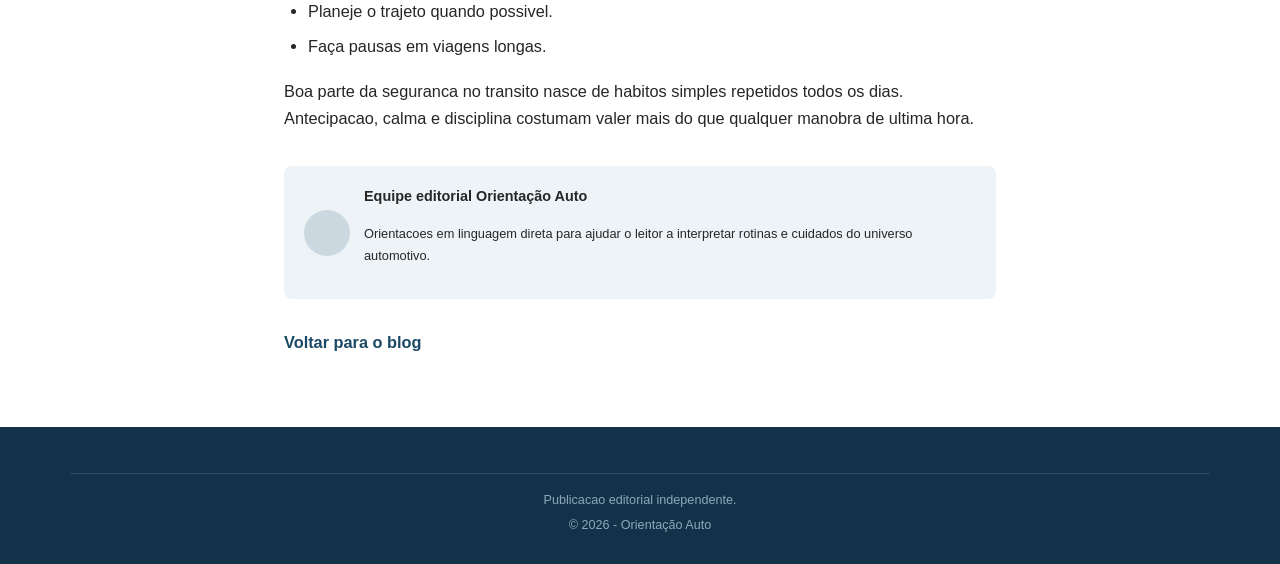
<file: blog/artigo-3.html>
<!DOCTYPE html>
<html lang="pt-BR">
<head>
  <meta charset="UTF-8">
  <meta name="viewport" content="width=device-width, initial-scale=1.0">
  <title>Direcao defensiva no dia a dia: fundamentos para reduzir riscos</title>
  <meta name="description" content="Conheca principios basicos de direcao defensiva para reduzir exposicao a risco no uso diario do veiculo.">
  <link rel="stylesheet" href="/styles/styles.css">
</head>
<body>
  <div class="oa-disclaimer">
    <span class="oa-disclaimer-icon" aria-hidden="true">!</span>
    <p>Material editorial voltado a orientacao geral sobre seguranca no transito.</p>
  </div>

  <input type="checkbox" id="oa-menu-toggle" class="oa-menu-check" hidden>

  <header class="oa-header">
    <div class="oa-wrap oa-header-inner">
      <a href="/" class="oa-logo">Orientação Auto</a>
      <label for="oa-menu-toggle" class="oa-burger" aria-label="Abrir menu">
        <span></span><span></span><span></span>
      </label>
      <nav class="oa-nav" id="oa-main-nav">
        <a href="/">Inicio</a>
        <a href="/blog/index.html">Blog</a>
        <a href="/politica-de-privacidade.html">Privacidade</a>
        <a href="/termos-de-uso.html">Termos</a>
      </nav>
    </div>
  </header>

  <main>
    <section class="oa-section">
      <div class="oa-wrap oa-article">
        <p class="oa-breadcrumb"><a href="/">Inicio</a><span>/</span><a href="/blog/index.html">Blog</a><span>/</span>Direcao defensiva</p>
        <h1>Direcao defensiva no dia a dia: fundamentos para reduzir riscos</h1>
        <p class="oa-byline">Atualizado em 26/07/2026 • Leitura editorial</p>

        <figure>
          <img src="/images/sala-redacao-editorial.jpg" alt="Mesa com materiais editoriais e anotacoes" width="760" height="420">
        </figure>

        <p>Direcao defensiva e a pratica de dirigir com antecipacao, leitura de contexto e margem de seguranca. No uso diario do carro, isso significa menos reacao impulsiva e mais previsibilidade.</p>

        <h2>Mantenha distancia de seguranca</h2>
        <p>Espaco entre veiculos da tempo de resposta em frenagens, conversoes inesperadas e mudancas de faixa. Em trafego intenso, essa margem faz diferenca.</p>

        <h2>Leia o ambiente o tempo todo</h2>
        <p>Pedestres, motocicletas, ciclistas, cruzamentos e pontos cegos pedem observacao constante. Quem dirige olhando adiante tende a reagir com mais calma e menos brusquidão.</p>

        <h2>Evite disputas de prioridade</h2>
        <p>Mesmo quando o condutor esta formalmente correto, insistir em uma manobra pode aumentar o risco. Em muitas situacoes, ceder passagem e a decisao mais eficiente.</p>

        <h2>Respeite condicoes da via</h2>
        <p>Pista molhada, baixa visibilidade, noite e fluxo irregular exigem ajuste de velocidade e maior atencao. Direcao defensiva depende de adaptacao ao cenario real.</p>

        <h2>Dirija com foco</h2>
        <ul>
          <li>Evite manusear o celular.</li>
          <li>Reduza conversas que tirem a concentracao.</li>
          <li>Planeje o trajeto quando possivel.</li>
          <li>Faça pausas em viagens longas.</li>
        </ul>

        <p>Boa parte da seguranca no transito nasce de habitos simples repetidos todos os dias. Antecipacao, calma e disciplina costumam valer mais do que qualquer manobra de ultima hora.</p>

        <div class="oa-authorbox">
          <div class="oa-author-avatar" aria-hidden="true"></div>
          <div>
            <p class="oa-author-name">Equipe editorial Orientação Auto</p>
            <p class="oa-author-bio">Orientacoes em linguagem direta para ajudar o leitor a interpretar rotinas e cuidados do universo automotivo.</p>
          </div>
        </div>

        <a href="/blog/index.html" class="oa-article-back">Voltar para o blog</a>
      </div>
    </section>
  </main>

  <footer class="oa-footer">
    <div class="oa-wrap oa-footer-bottom">
      <p>Publicacao editorial independente.</p>
      <p>&copy; 2026 - Orientação Auto</p>
    </div>
  </footer>
</body>
</html>
</file>
<file: styles/styles.css>
*,*::before,*::after{box-sizing:border-box;margin:0;padding:0}

:root{
  --oa-brand:#1B4965;
  --oa-cta:#FFB627;
  --oa-deep:#12324A;
  --oa-soft:#EDF3F7;
  --oa-copy:#262626;
  --oa-muted:#666666;
  --oa-line:#D6E0E8;
}

html{scroll-behavior:smooth}

body{
  font-family:'Work Sans',sans-serif;
  font-size:1.02rem;
  line-height:1.68;
  color:var(--oa-copy);
  background:#fff;
}

img{max-width:100%;height:auto;display:block;border-radius:6px}

a{color:var(--oa-brand);transition:color .25s}
a:hover{color:var(--oa-cta)}

h1,h2,h3{
  font-family:'Outfit',sans-serif;
  font-weight:700;
  line-height:1.24;
  color:var(--oa-deep);
}

h1{font-size:clamp(1.75rem,3.4vw,2.4rem)}
h2{font-size:1.85rem;margin-bottom:32px}
h3{font-size:1.08rem;margin-bottom:8px}

.oa-wrap{
  max-width:1140px;
  margin:0 auto;
  padding:0 24px;
}

.oa-disclaimer{
  background:var(--oa-deep);
  padding:10px 24px;
  display:flex;
  align-items:flex-start;
  gap:9px;
  font-size:.8rem;
  color:#DCE8EF;
}

.oa-disclaimer-icon{color:var(--oa-cta);font-size:1rem;flex-shrink:0}

.oa-header{
  position:sticky;
  top:0;
  z-index:100;
  background:#fff;
  border-bottom:1px solid var(--oa-line);
  height:60px;
  box-shadow:0 1px 6px rgba(18,50,74,.07);
}

.oa-header-inner{
  display:flex;
  align-items:center;
  justify-content:space-between;
  height:60px;
}

.oa-logo{
  font-family:'Outfit',sans-serif;
  font-weight:800;
  font-size:1.1rem;
  color:var(--oa-brand);
  text-decoration:none;
}

.oa-nav{display:flex;gap:22px}

.oa-nav a{
  text-decoration:none;
  font-weight:500;
  font-size:.88rem;
  color:var(--oa-copy);
}

.oa-nav a:hover{color:var(--oa-cta)}

.oa-menu-check{display:none}

.oa-burger{
  display:none;
  flex-direction:column;
  gap:5px;
  cursor:pointer;
  padding:8px;
}

.oa-burger span{
  display:block;
  width:22px;
  height:2px;
  background:var(--oa-brand);
  border-radius:1px;
}

.oa-section{padding:70px 0}

.oa-section-intro{
  max-width:680px;
  margin:-16px 0 36px;
  color:var(--oa-muted);
}

.oa-hero{
  padding:76px 0 66px;
  background:linear-gradient(180deg,var(--oa-soft) 0%,#fff 100%);
  text-align:center;
}

.oa-hero-inner{max-width:720px;margin:0 auto}

.oa-hero-lead{
  margin:18px 0 28px;
  font-size:1.12rem;
  color:var(--oa-muted);
}

.oa-btn{
  display:inline-block;
  padding:13px 30px;
  border-radius:8px;
  font-family:'Outfit',sans-serif;
  font-weight:600;
  font-size:.94rem;
  text-decoration:none;
  border:none;
  cursor:pointer;
  transition:background .2s,transform .15s;
}

.oa-btn-primary{background:var(--oa-brand);color:#fff}
.oa-btn-primary:hover{background:var(--oa-deep);transform:translateY(-1px)}

.oa-sobre-grid{
  display:grid;
  grid-template-columns:1fr 1.3fr;
  gap:42px;
  align-items:center;
}

.oa-sobre-text p{margin-bottom:15px}

.oa-sobre-img img{
  border-radius:10px;
  box-shadow:0 6px 20px rgba(18,50,74,.12);
}

.oa-blog{background:var(--oa-soft)}

.oa-blog-duo{
  display:grid;
  grid-template-columns:repeat(2,1fr);
  gap:28px;
}

.oa-blog-card{
  background:#fff;
  border-radius:10px;
  overflow:hidden;
  display:flex;
  flex-direction:column;
  box-shadow:0 4px 14px rgba(18,50,74,.08);
}

.oa-blog-card img{border-radius:10px 10px 0 0;width:100%;object-fit:cover}

.oa-blog-card-body{
  padding:22px 24px 26px;
  flex:1;
  display:flex;
  flex-direction:column;
}

.oa-blog-card-body h3{font-size:1.05rem;margin-bottom:10px}
.oa-blog-card-body h3 a{text-decoration:none;color:var(--oa-deep)}
.oa-blog-card-body h3 a:hover{color:var(--oa-cta)}
.oa-blog-card-body p{color:var(--oa-muted);flex:1;margin-bottom:13px;font-size:.93rem}

.oa-blog-more{font-weight:600;font-size:.87rem;text-decoration:none}

.oa-blog-all{margin-top:28px;text-align:center}
.oa-blog-all a{font-weight:600}

.oa-temas{background:#fff}

.oa-card-grid{
  display:grid;
  grid-template-columns:repeat(2,1fr);
  gap:22px;
}

.oa-card{
  background:var(--oa-soft);
  border-radius:8px;
  padding:28px 26px;
  border-left:4px solid var(--oa-cta);
}

.oa-card-icon{font-size:1.6rem;display:block;margin-bottom:12px}

.oa-card p{color:var(--oa-muted);margin-bottom:11px;font-size:.95rem}

.oa-card-link{font-weight:600;font-size:.88rem;text-decoration:none}

.oa-faq{background:var(--oa-soft)}

.oa-faq-grid{
  display:grid;
  grid-template-columns:repeat(2,1fr);
  gap:16px;
}

.oa-faq-q{flex:1;padding-right:10px}

.oa-faq-item{
  background:#fff;
  border-radius:8px;
  border:1px solid var(--oa-line);
  overflow:hidden;
  align-self:start;
}

.oa-faq-item summary{
  display:flex;
  align-items:center;
  justify-content:space-between;
  padding:16px 18px;
  cursor:pointer;
  list-style:none;
  font-weight:600;
  font-family:'Outfit',sans-serif;
  font-size:.93rem;
}

.oa-faq-item summary::-webkit-details-marker{display:none}

.oa-faq-toggle{width:18px;height:18px;position:relative;flex-shrink:0;margin-left:14px}

.oa-faq-toggle::before,.oa-faq-toggle::after{
  content:'';
  position:absolute;
  background:var(--oa-brand);
  border-radius:1px;
  transition:transform .2s;
}

.oa-faq-toggle::before{width:12px;height:2px;top:8px;left:3px}
.oa-faq-toggle::after{width:2px;height:12px;top:3px;left:8px}

.oa-faq-item[open] .oa-faq-toggle::after{transform:rotate(90deg);opacity:0}

.oa-faq-a{padding:0 18px 16px;color:var(--oa-muted)}
.oa-faq-a p{margin-bottom:8px;font-size:.93rem}

.oa-contato{background:#fff}

.oa-contato-grid{
  display:grid;
  grid-template-columns:1.15fr 1fr;
  gap:42px;
  align-items:start;
}

.oa-contato-info p{color:var(--oa-muted);margin-bottom:4px}

.oa-contato-list{list-style:none;margin-top:18px}
.oa-contato-list li{margin-bottom:11px;color:var(--oa-muted)}

.oa-form label{
  display:block;
  font-weight:600;
  font-size:.85rem;
  margin-bottom:6px;
  margin-top:14px;
}

.oa-form label:first-of-type{margin-top:0}

.oa-form input,.oa-form textarea{
  width:100%;
  padding:11px 14px;
  border:1px solid var(--oa-line);
  border-radius:6px;
  font-family:'Work Sans',sans-serif;
  font-size:.97rem;
  background:#fff;
}

.oa-form input:focus,.oa-form textarea:focus{
  outline:2px solid var(--oa-cta);
  border-color:var(--oa-cta);
}

.oa-form button{margin-top:18px}

.oa-footer{background:var(--oa-deep);color:#D6E4EC;padding-top:46px}

.oa-footer-grid{
  display:grid;
  grid-template-columns:1.3fr 1fr 1fr;
  gap:32px;
  padding-bottom:34px;
}

.oa-footer-col h3{color:var(--oa-cta);font-size:.96rem;margin-bottom:14px}
.oa-footer-col p,.oa-footer-col li{font-size:.87rem;margin-bottom:8px;color:#B7CBD8}
.oa-footer-col ul{list-style:none}
.oa-footer-col a{color:#D6E4EC;text-decoration:none}
.oa-footer-col a:hover{color:var(--oa-cta)}

.oa-footer-bottom{
  border-top:1px solid rgba(255,255,255,.12);
  padding:16px 24px 24px;
  text-align:center;
  font-size:.79rem;
  color:#8DA8B9;
}

.oa-footer-bottom p{margin-bottom:4px}

.oa-cookie{
  position:fixed;
  bottom:0;
  left:0;
  right:0;
  background:var(--oa-deep);
  color:#DCE8EF;
  padding:14px 24px 16px;
  z-index:200;
  display:flex;
  flex-direction:column;
  gap:10px;
  font-size:.85rem;
  cursor:pointer;
}

.oa-cookie p{margin:0;line-height:1.5}

.oa-cookie-actions{display:flex;align-items:center;gap:16px}

.oa-cookie a{color:var(--oa-cta);font-size:.8rem;text-decoration:underline}

.oa-btn-cookie{
  padding:8px 22px;
  background:var(--oa-cta);
  color:var(--oa-deep);
  border-radius:6px;
  font-size:.83rem;
  font-weight:600;
  pointer-events:none;
}

#oa-cookie-consent:checked ~ .oa-cookie{display:none}

.oa-breadcrumb{font-size:.85rem;color:var(--oa-muted);margin-bottom:22px}
.oa-breadcrumb a{text-decoration:none;color:var(--oa-brand)}
.oa-breadcrumb span{margin:0 8px}

.oa-article{max-width:760px;margin:0 auto}
.oa-article h1{margin-bottom:16px}
.oa-article h2{font-size:1.3rem;margin:32px 0 14px}
.oa-article h3{font-size:1.06rem;margin:24px 0 12px}
.oa-article p{margin-bottom:15px;color:var(--oa-copy)}
.oa-article ul,.oa-article ol{margin:0 0 17px 24px;color:var(--oa-copy)}
.oa-article li{margin-bottom:8px}
.oa-article figure{margin:26px 0;border-radius:10px;overflow:hidden}

.oa-byline{
  font-size:.84rem;
  color:var(--oa-muted);
  margin-bottom:26px;
  padding-bottom:18px;
  border-bottom:1px solid var(--oa-line);
}

.oa-authorbox{
  background:var(--oa-soft);
  padding:18px 20px;
  border-radius:8px;
  margin-top:34px;
  display:flex;
  gap:14px;
  align-items:center;
}

.oa-author-avatar{width:46px;height:46px;border-radius:50%;background:#ccd8e0;flex-shrink:0}

.oa-author-name{font-size:.9rem;font-weight:700;color:var(--oa-deep)}
.oa-author-bio{font-size:.8rem;color:var(--oa-muted);margin-top:2px}

.oa-article-back{display:inline-block;margin-top:30px;font-weight:600;text-decoration:none}

.oa-legal h2{font-size:1.2rem;margin:28px 0 12px}
.oa-legal p,.oa-legal li{color:var(--oa-muted);margin-bottom:11px}
.oa-legal ul{margin:0 0 15px 24px}

@media(max-width:768px){
  .oa-burger{display:flex}

  .oa-nav{
    position:fixed;
    top:60px;
    left:0;
    right:0;
    background:#fff;
    flex-direction:column;
    padding:18px 24px;
    gap:14px;
    border-bottom:1px solid var(--oa-line);
    transform:translateY(-120%);
    opacity:0;
    pointer-events:none;
    transition:transform .3s,opacity .3s;
  }

  #oa-menu-toggle:checked ~ .oa-header .oa-nav{
    transform:translateY(0);
    opacity:1;
    pointer-events:auto;
  }

  #oa-menu-toggle:checked ~ .oa-header .oa-burger span:nth-child(1){transform:rotate(45deg) translate(5px,5px)}
  #oa-menu-toggle:checked ~ .oa-header .oa-burger span:nth-child(2){opacity:0}
  #oa-menu-toggle:checked ~ .oa-header .oa-burger span:nth-child(3){transform:rotate(-45deg) translate(5px,-5px)}

  .oa-sobre-grid,.oa-blog-duo,.oa-card-grid,.oa-faq-grid,.oa-contato-grid,.oa-footer-grid{
    grid-template-columns:1fr;
    gap:26px;
  }

  .oa-section{padding:48px 0}
}
</file>
